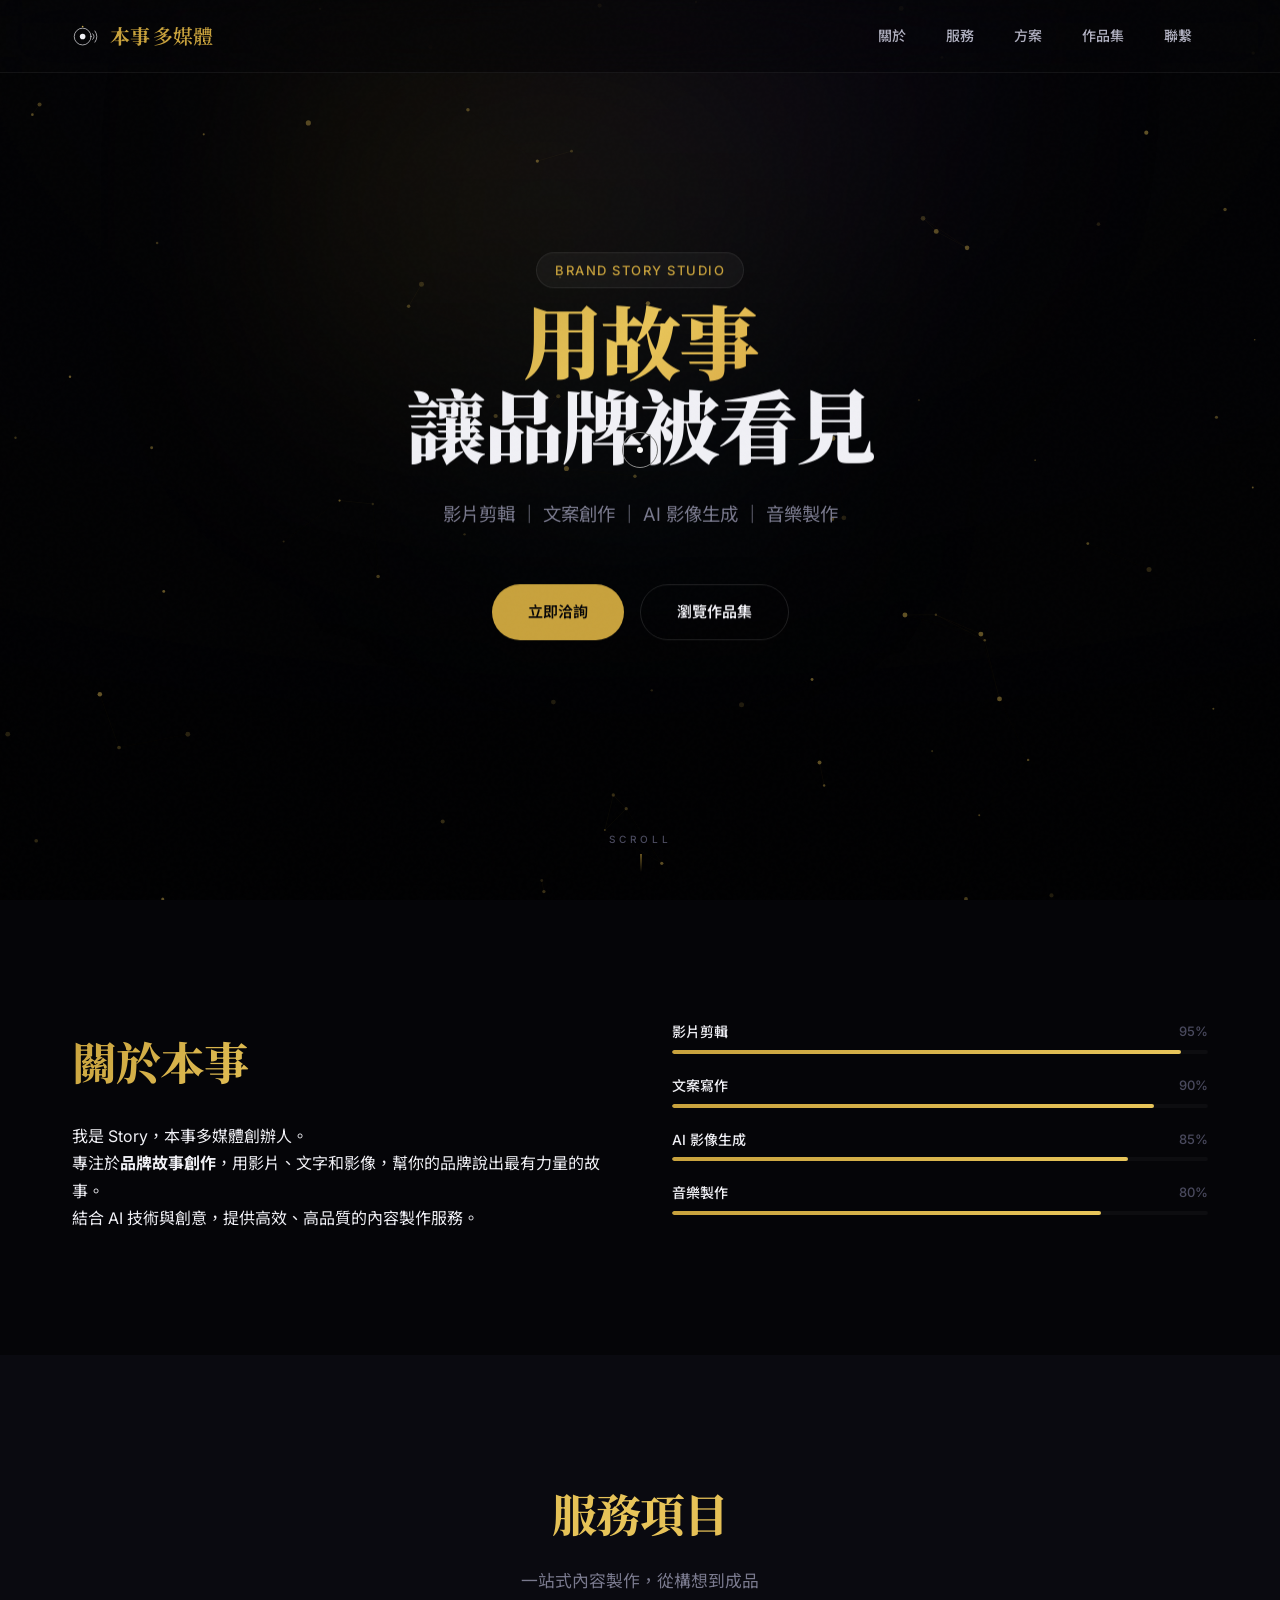
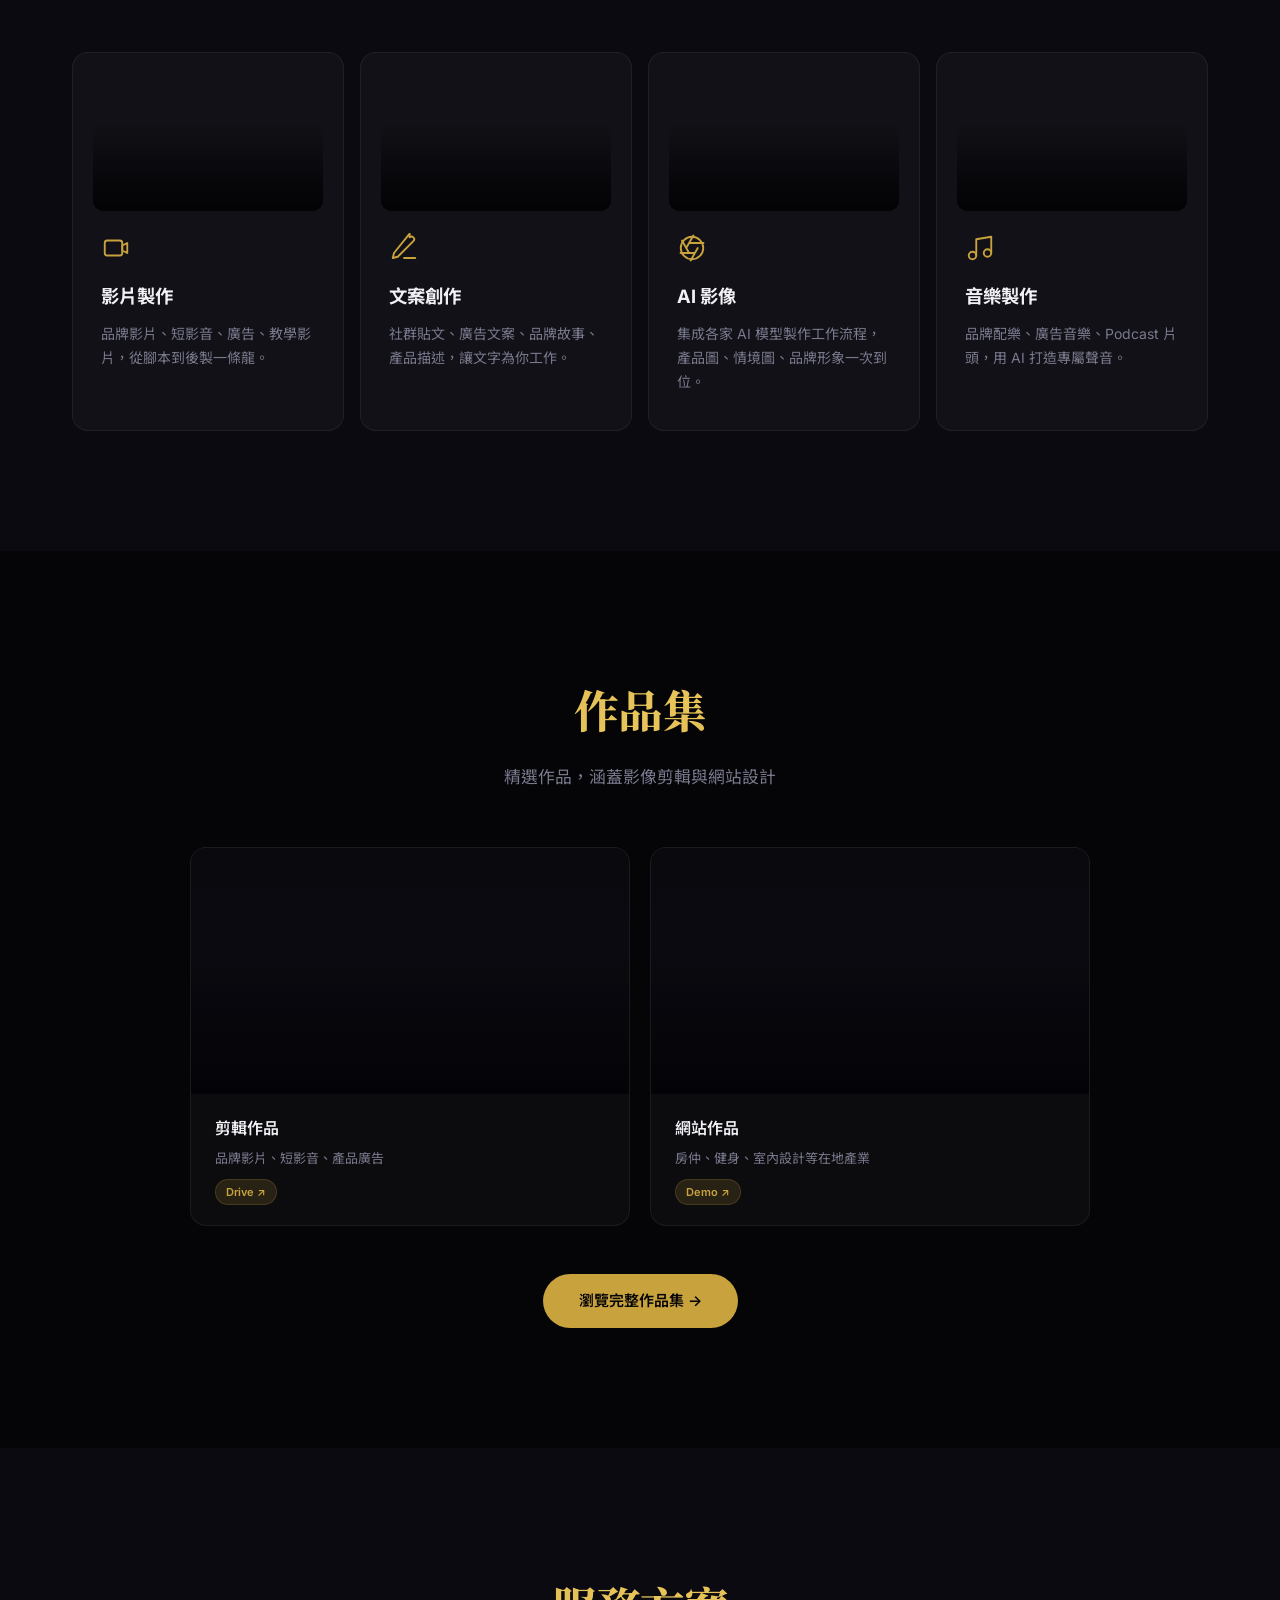
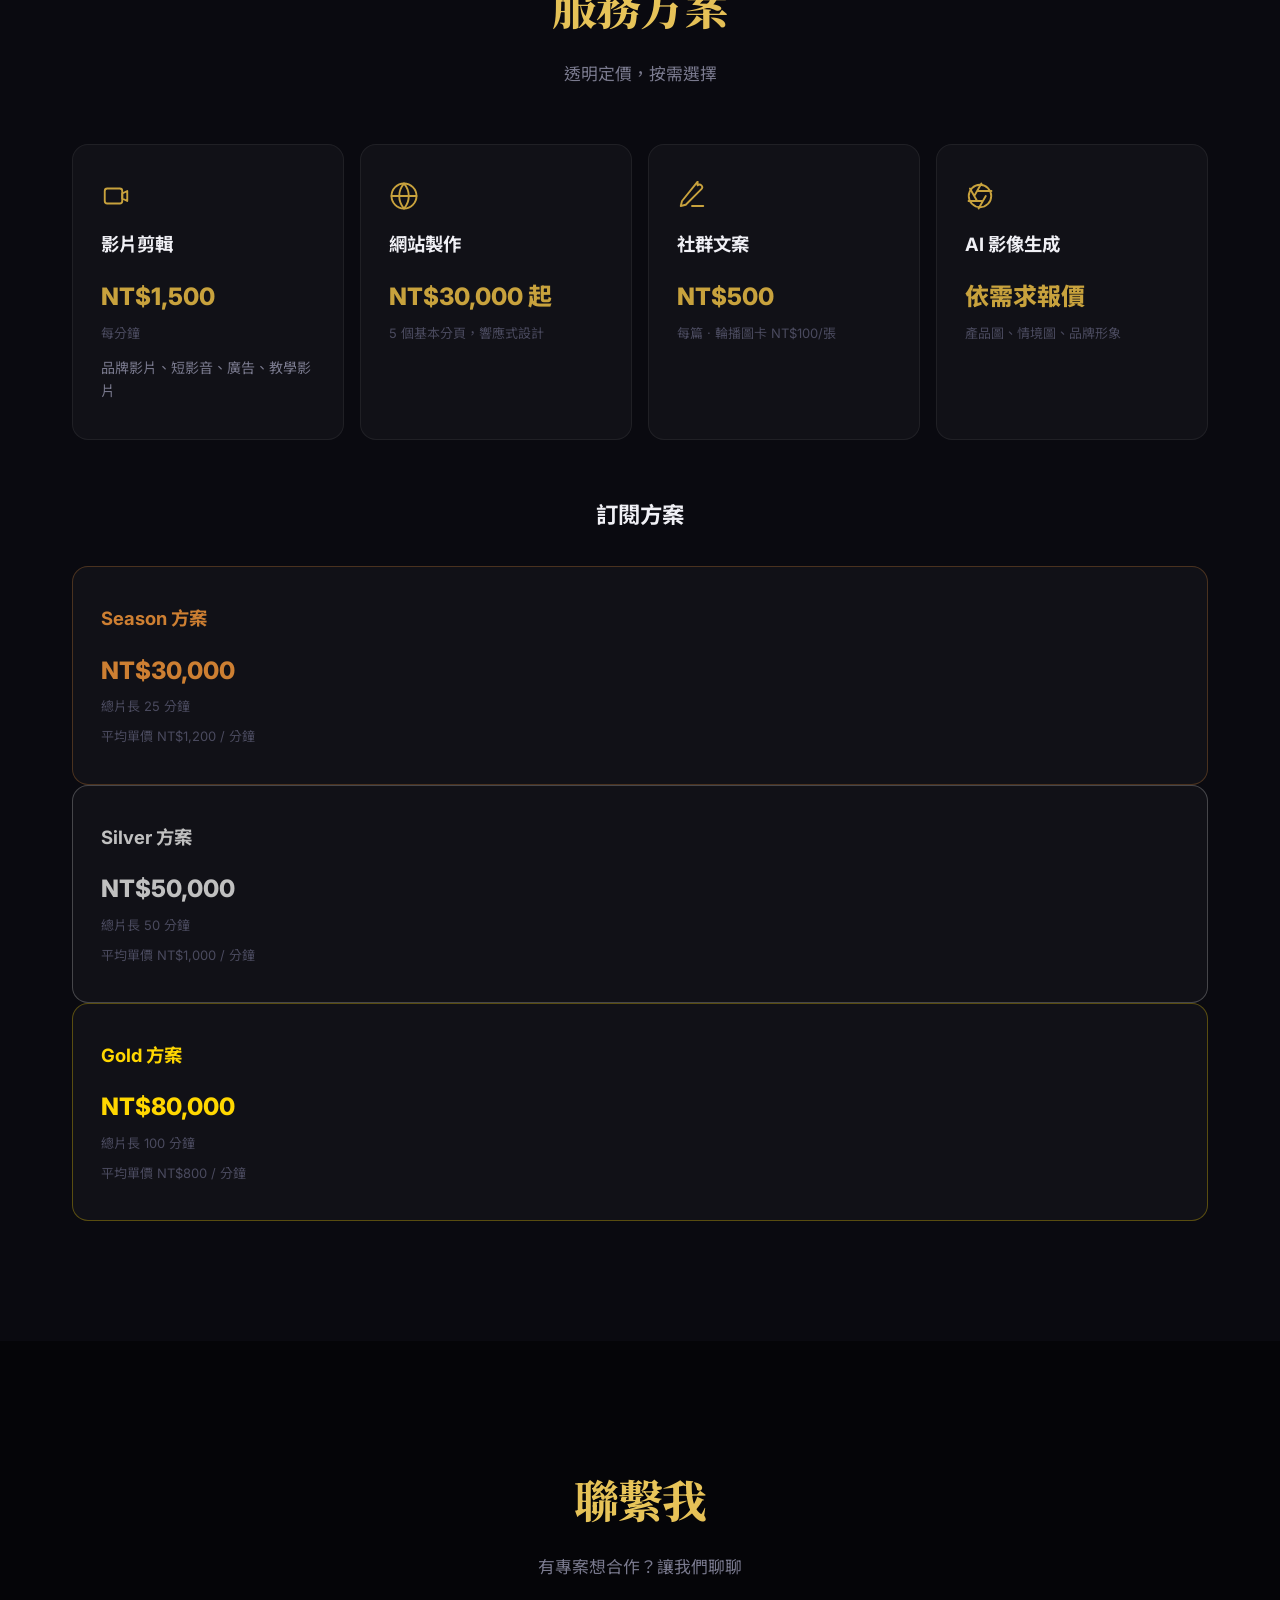
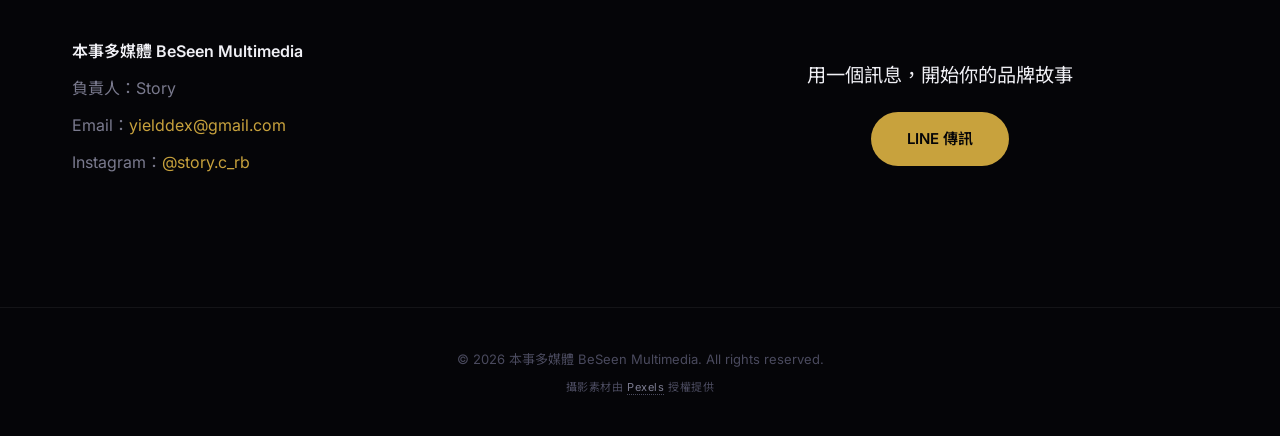
<file: index.html>
<!DOCTYPE html>
<html lang="zh-TW">
<head>
<meta charset="UTF-8">
<meta name="viewport" content="width=device-width, initial-scale=1.0">
<title>本事多媒體 BeSeen Multimedia — 品牌故事創作</title>
<meta name="description" content="影片剪輯、文案創作、AI 影像生成、音樂製作。本事多媒體用影像與策略，讓你的品牌被看見。">
<link rel="stylesheet" href="css/style.css">
</head>
<body>

<nav>
  <div class="container">
    <a href="#" class="logo magnetic">
      <svg class="logo-mark" viewBox="0 0 100 100" fill="none" stroke="currentColor" stroke-width="2.4" stroke-linecap="round" aria-hidden="true">
        <circle cx="38" cy="52" r="30"/>
        <circle cx="38" cy="52" r="10" fill="currentColor" stroke="none"/>
        <path d="M 74 42 Q 84 52 74 62"/>
        <path d="M 82 32 Q 96 52 82 72"/>
        <circle cx="38" cy="16" r="3" fill="#C8A84B" stroke="none"/>
      </svg>
      <span class="logo-wordmark">本事<em>多媒體</em></span>
    </a>
    <ul>
      <li><a href="#about">關於</a></li>
      <li><a href="#services">服務</a></li>
      <li><a href="#pricing">方案</a></li>
      <li><a href="portfolio.html">作品集</a></li>
      <li><a href="#contact">聯繫</a></li>
    </ul>
  </div>
</nav>

<!-- Hero -->
<section class="hero">
  <div class="hero-bg" style="background-image:url('https://images.pexels.com/photos/23384400/pexels-photo-23384400.jpeg?auto=compress&amp;cs=tinysrgb&amp;dpr=2&amp;h=1080&amp;w=1920');"></div>
  <div class="hero-content">
    <div class="hero-badge" data-parallax="0.04">Brand Story Studio</div>
    <h1 data-parallax="0.08">
      <span class="line gradient-text">用故事</span>
      <span class="line">讓品牌被看見</span>
    </h1>
    <p data-parallax="0.05">影片剪輯 ｜ 文案創作 ｜ AI 影像生成 ｜ 音樂製作</p>
    <div class="hero-cta" data-parallax="0.03">
      <a href="https://line.me/ti/p/G1rRvflCQE" class="btn btn-pulse magnetic" target="_blank" rel="noopener">立即洽詢</a>
      <a href="portfolio.html" class="btn btn-outline magnetic">瀏覽作品集</a>
    </div>
  </div>
  <div class="hero-scroll-hint" aria-hidden="true">SCROLL</div>
</section>

<!-- About -->
<section id="about" class="section">
  <div class="container">
    <div class="about-grid">
      <div class="fade-up">
        <h2 class="gradient-text" style="text-align:left;margin-bottom:24px;">關於本事</h2>
        <p>我是 Story，本事多媒體創辦人。</p>
        <p>專注於<strong>品牌故事創作</strong>，用影片、文字和影像，幫你的品牌說出最有力量的故事。</p>
        <p>結合 AI 技術與創意，提供高效、高品質的內容製作服務。</p>
      </div>
      <div class="fade-up fade-up-delay-2">
        <div class="skill" style="--fill-width:95%">
          <div class="skill-header"><span class="skill-name">影片剪輯</span><span class="skill-pct">95%</span></div>
          <div class="bar"><div class="fill"></div></div>
        </div>
        <div class="skill" style="--fill-width:90%">
          <div class="skill-header"><span class="skill-name">文案寫作</span><span class="skill-pct">90%</span></div>
          <div class="bar"><div class="fill"></div></div>
        </div>
        <div class="skill" style="--fill-width:85%">
          <div class="skill-header"><span class="skill-name">AI 影像生成</span><span class="skill-pct">85%</span></div>
          <div class="bar"><div class="fill"></div></div>
        </div>
        <div class="skill" style="--fill-width:80%">
          <div class="skill-header"><span class="skill-name">音樂製作</span><span class="skill-pct">80%</span></div>
          <div class="bar"><div class="fill"></div></div>
        </div>
      </div>
    </div>
  </div>
</section>

<!-- Services -->
<section id="services" class="section section-alt">
  <div class="container">
    <h2 class="gradient-text">服務項目</h2>
    <p class="subtitle">一站式內容製作，從構想到成品</p>
    <div class="bento-grid">
      <div class="card fade-up fade-up-delay-1">
        <div class="card-media" style="background-image:url('https://images.pexels.com/photos/11748185/pexels-photo-11748185.jpeg?auto=compress&amp;cs=tinysrgb&amp;dpr=2&amp;h=400&amp;w=600');"></div>
        <svg class="icon" viewBox="0 0 24 24" fill="none" stroke="currentColor" stroke-width="1.5" stroke-linecap="round" stroke-linejoin="round" aria-hidden="true"><rect x="3" y="6" width="14" height="12" rx="2"/><path d="m17 10 4-2v8l-4-2z"/></svg>
        <h3>影片製作</h3>
        <p>品牌影片、短影音、廣告、教學影片，從腳本到後製一條龍。</p>
      </div>
      <div class="card fade-up fade-up-delay-2">
        <div class="card-media" style="background-image:url('https://images.pexels.com/photos/4186911/pexels-photo-4186911.jpeg?auto=compress&amp;cs=tinysrgb&amp;dpr=2&amp;h=400&amp;w=600');"></div>
        <svg class="icon" viewBox="0 0 24 24" fill="none" stroke="currentColor" stroke-width="1.5" stroke-linecap="round" stroke-linejoin="round" aria-hidden="true"><path d="M12 20h9"/><path d="M16.5 3.5a2.12 2.12 0 0 1 3 3L7 19l-4 1 1-4 12.5-15.5z"/></svg>
        <h3>文案創作</h3>
        <p>社群貼文、廣告文案、品牌故事、產品描述，讓文字為你工作。</p>
      </div>
      <div class="card fade-up fade-up-delay-3">
        <div class="card-media" style="background-image:url('https://images.pexels.com/photos/29534871/pexels-photo-29534871.jpeg?auto=compress&amp;cs=tinysrgb&amp;dpr=2&amp;h=400&amp;w=600');"></div>
        <svg class="icon" viewBox="0 0 24 24" fill="none" stroke="currentColor" stroke-width="1.5" stroke-linecap="round" stroke-linejoin="round" aria-hidden="true"><circle cx="12" cy="12" r="9"/><path d="M9.69 8h11.48M7.38 12l5.74-9.94M9.69 16 3.95 6.06M14.31 16H2.83M16.62 12l-5.74 9.94"/></svg>
        <h3>AI 影像</h3>
        <p>集成各家 AI 模型製作工作流程，產品圖、情境圖、品牌形象一次到位。</p>
      </div>
      <div class="card fade-up fade-up-delay-4">
        <div class="card-media" style="background-image:url('https://images.pexels.com/photos/5749192/pexels-photo-5749192.jpeg?auto=compress&amp;cs=tinysrgb&amp;dpr=2&amp;h=400&amp;w=600');"></div>
        <svg class="icon" viewBox="0 0 24 24" fill="none" stroke="currentColor" stroke-width="1.5" stroke-linecap="round" stroke-linejoin="round" aria-hidden="true"><path d="M9 18V5l12-2v13"/><circle cx="6" cy="18" r="3"/><circle cx="18" cy="16" r="3"/></svg>
        <h3>音樂製作</h3>
        <p>品牌配樂、廣告音樂、Podcast 片頭，用 AI 打造專屬聲音。</p>
      </div>
    </div>
  </div>
</section>

<!-- Portfolio Preview -->
<section id="portfolio" class="section">
  <div class="container">
    <h2 class="gradient-text">作品集</h2>
    <p class="subtitle">精選作品，涵蓋影像剪輯與網站設計</p>
    <div class="portfolio-grid" style="margin-bottom:48px;grid-template-columns:repeat(auto-fit,minmax(360px,1fr));max-width:900px;margin-left:auto;margin-right:auto;">
      <a href="https://drive.google.com/drive/folders/1zQLMpoyXFoV4wm3VaZWwSocVGGFFy7O8?usp=sharing" target="_blank" rel="noopener" class="portfolio-item fade-up">
        <div class="portfolio-thumb" style="background-image:url('https://images.pexels.com/photos/32403266/pexels-photo-32403266.jpeg?auto=compress&amp;cs=tinysrgb&amp;dpr=2&amp;h=650&amp;w=940');"></div>
        <div class="portfolio-meta"><h4>剪輯作品</h4><p>品牌影片、短影音、產品廣告</p><span class="portfolio-tag">Drive ↗</span></div>
      </a>
      <a href="https://storychien.github.io/demo-website" target="_blank" rel="noopener" class="portfolio-item fade-up fade-up-delay-1">
        <div class="portfolio-thumb" style="background-image:url('https://images.pexels.com/photos/7414917/pexels-photo-7414917.jpeg?auto=compress&amp;cs=tinysrgb&amp;dpr=2&amp;h=650&amp;w=940');"></div>
        <div class="portfolio-meta"><h4>網站作品</h4><p>房仲、健身、室內設計等在地產業</p><span class="portfolio-tag">Demo ↗</span></div>
      </a>
    </div>
    <div style="text-align:center;"><a href="portfolio.html" class="btn magnetic">瀏覽完整作品集 →</a></div>
  </div>
</section>

<!-- Pricing -->
<section id="pricing" class="section section-alt">
  <div class="container">
    <h2 class="gradient-text">服務方案</h2>
    <p class="subtitle">透明定價，按需選擇</p>
    <div class="bento-grid">
      <div class="card fade-up fade-up-delay-1">
        <svg class="icon" viewBox="0 0 24 24" fill="none" stroke="currentColor" stroke-width="1.5" stroke-linecap="round" stroke-linejoin="round" aria-hidden="true"><rect x="3" y="6" width="14" height="12" rx="2"/><path d="m17 10 4-2v8l-4-2z"/></svg>
        <h3>影片剪輯</h3>
        <span class="price">NT$1,500</span>
        <p class="price-note">每分鐘</p>
        <p style="margin-top:12px;">品牌影片、短影音、廣告、教學影片</p>
      </div>
      <div class="card fade-up fade-up-delay-2">
        <svg class="icon" viewBox="0 0 24 24" fill="none" stroke="currentColor" stroke-width="1.5" stroke-linecap="round" stroke-linejoin="round" aria-hidden="true"><circle cx="12" cy="12" r="10"/><path d="M2 12h20M12 2a15 15 0 0 1 0 20M12 2a15 15 0 0 0 0 20"/></svg>
        <h3>網站製作</h3>
        <span class="price">NT$30,000 起</span>
        <p class="price-note">5 個基本分頁，響應式設計</p>
      </div>
      <div class="card fade-up fade-up-delay-3">
        <svg class="icon" viewBox="0 0 24 24" fill="none" stroke="currentColor" stroke-width="1.5" stroke-linecap="round" stroke-linejoin="round" aria-hidden="true"><path d="M12 20h9"/><path d="M16.5 3.5a2.12 2.12 0 0 1 3 3L7 19l-4 1 1-4 12.5-15.5z"/></svg>
        <h3>社群文案</h3>
        <span class="price">NT$500</span>
        <p class="price-note">每篇 · 輪播圖卡 NT$100/張</p>
      </div>
      <div class="card fade-up fade-up-delay-4">
        <svg class="icon" viewBox="0 0 24 24" fill="none" stroke="currentColor" stroke-width="1.5" stroke-linecap="round" stroke-linejoin="round" aria-hidden="true"><circle cx="12" cy="12" r="9"/><path d="M9.69 8h11.48M7.38 12l5.74-9.94M9.69 16 3.95 6.06M14.31 16H2.83M16.62 12l-5.74 9.94"/></svg>
        <h3>AI 影像生成</h3>
        <span class="price">依需求報價</span>
        <p class="price-note">產品圖、情境圖、品牌形象</p>
      </div>
    </div>

    <h3 style="text-align:center;margin:56px 0 32px;font-size:1.4rem;font-weight:700;">訂閱方案</h3>
    <div class="bento-grid-3">
      <div class="card bronze fade-up fade-up-delay-1">
        <h3 style="color:#cd7f32;margin-bottom:12px;">Season 方案</h3>
        <span class="price" style="color:#cd7f32;">NT$30,000</span>
        <p class="price-note">總片長 25 分鐘</p>
        <p style="margin-top:8px;font-size:13px;color:var(--text-muted);">平均單價 NT$1,200 / 分鐘</p>
      </div>
      <div class="card silver fade-up fade-up-delay-2">
        <h3 style="color:#c0c0c0;margin-bottom:12px;">Silver 方案</h3>
        <span class="price" style="color:#c0c0c0;">NT$50,000</span>
        <p class="price-note">總片長 50 分鐘</p>
        <p style="margin-top:8px;font-size:13px;color:var(--text-muted);">平均單價 NT$1,000 / 分鐘</p>
      </div>
      <div class="card gold fade-up fade-up-delay-3">
        <h3 style="color:#ffd700;margin-bottom:12px;">Gold 方案</h3>
        <span class="price" style="color:#ffd700;">NT$80,000</span>
        <p class="price-note">總片長 100 分鐘</p>
        <p style="margin-top:8px;font-size:13px;color:var(--text-muted);">平均單價 NT$800 / 分鐘</p>
      </div>
    </div>
  </div>
</section>

<!-- Contact -->
<section id="contact" class="section">
  <div class="container">
    <h2 class="gradient-text">聯繫我</h2>
    <p class="subtitle">有專案想合作？讓我們聊聊</p>
    <div class="contact-grid">
      <div class="contact-info fade-up fade-up-delay-1">
        <p><strong>本事多媒體 BeSeen Multimedia</strong></p>
        <p>負責人：Story</p>
        <p>Email：<a href="mailto:yielddex@gmail.com">yielddex@gmail.com</a></p>
        <p>Instagram：<a href="https://instagram.com/story.c_rb">@story.c_rb</a></p>
      </div>
      <div class="contact-cta fade-up fade-up-delay-2">
        <p>用一個訊息，開始你的品牌故事</p>
        <a href="https://line.me/ti/p/G1rRvflCQE" class="btn magnetic" target="_blank" rel="noopener">LINE 傳訊</a>
      </div>
    </div>
  </div>
</section>

<footer>
  <div class="container">
    <p>&copy; 2026 本事多媒體 BeSeen Multimedia. All rights reserved.</p>
    <p class="credits">攝影素材由 <a href="https://www.pexels.com" target="_blank" rel="noopener">Pexels</a> 授權提供</p>
  </div>
</footer>

<script>
document.addEventListener('DOMContentLoaded', function() {
  const observer = new IntersectionObserver((entries) => {
    entries.forEach(entry => {
      if (entry.isIntersecting) {
        entry.target.classList.add('visible');
        observer.unobserve(entry.target);
      }
    });
  }, { threshold: 0.1, rootMargin: '0px 0px -40px 0px' });
  document.querySelectorAll('.fade-up').forEach(el => observer.observe(el));

  const nav = document.querySelector('nav');
  window.addEventListener('scroll', () => { nav.classList.toggle('scrolled', window.scrollY > 50); });

  const skillObserver = new IntersectionObserver((entries) => {
    entries.forEach(entry => {
      if (entry.isIntersecting) { entry.target.classList.add('animate'); skillObserver.unobserve(entry.target); }
    });
  }, { threshold: 0.3 });
  document.querySelectorAll('.skill').forEach(skill => skillObserver.observe(skill));

  document.querySelectorAll('a[href^="#"]').forEach(anchor => {
    anchor.addEventListener('click', function(e) {
      const targetId = this.getAttribute('href');
      if (targetId === '#') return;
      const target = document.querySelector(targetId);
      if (target) { e.preventDefault(); target.scrollIntoView({ behavior: 'smooth', block: 'start' }); }
    });
  });
});
</script>
<script src="js/interactions.js"></script>
</body>
</html>
</file>
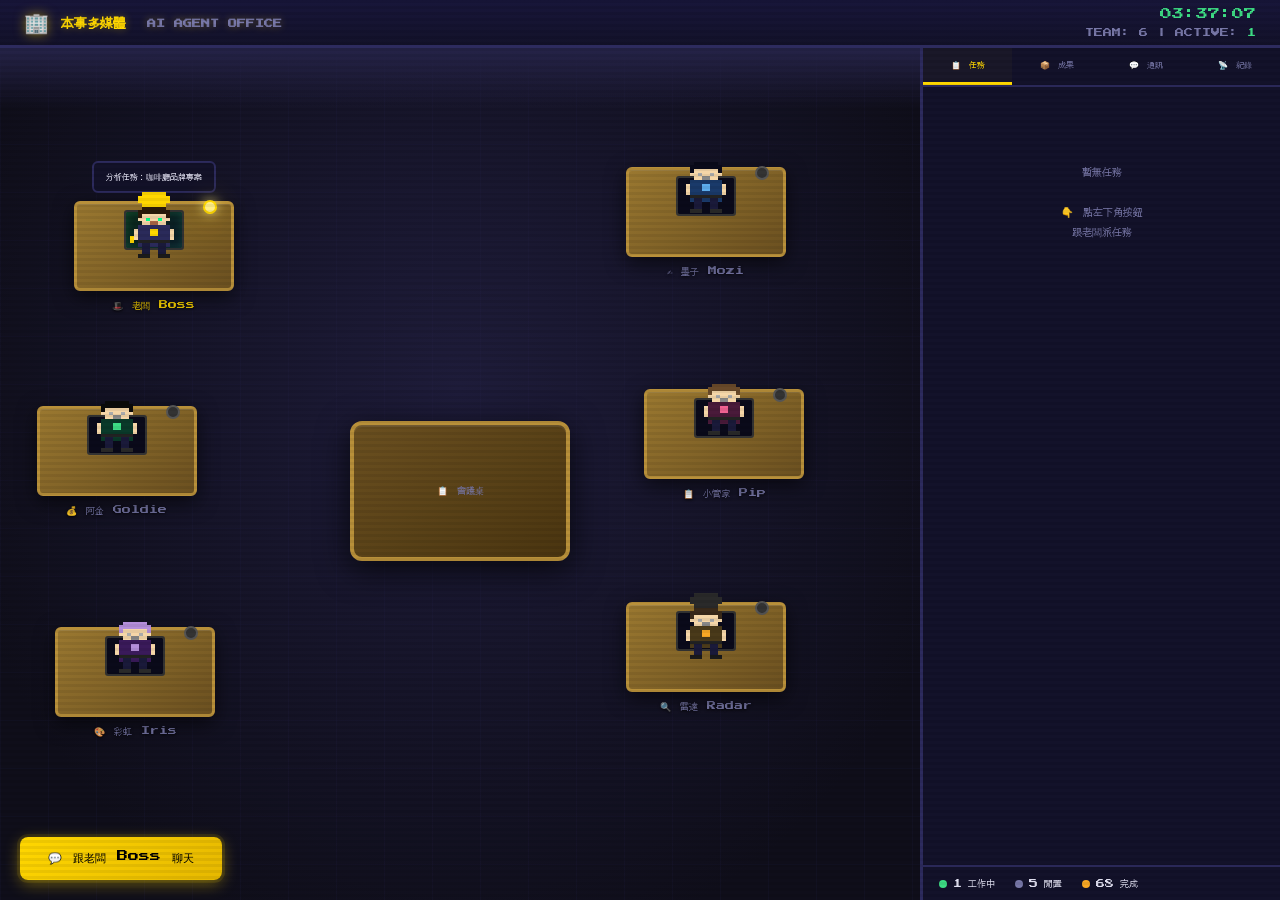
<file: dashboard/index.html>
<!DOCTYPE html>
<html lang="zh-TW">
<head>
<meta charset="UTF-8">
<meta name="viewport" content="width=device-width, initial-scale=1.0">
<title>本事多媒體 — AI Agent Office</title>
<style>
@import url('https://fonts.googleapis.com/css2?family=Press+Start+2P&display=swap');
@import url('https://fonts.googleapis.com/css2?family=DotGothic16&display=swap');

:root {
  --bg: #0f0e1a;
  --floor: #1a1830;
  --panel: #13122a;
  --border: #2d2b5e;
  --text: #e0dff0;
  --dim: #7878a8;
  --accent: #ffd700;
  --green: #3ddc84;
  --red: #ff6b6b;
  --blue: #5dadec;
  --purple: #b48eda;
  --orange: #f9a825;
  --pink: #f06292;
  --wood: #8b6914;
  --woodDark: #5a4510;
}

* { margin: 0; padding: 0; box-sizing: border-box; }

body {
  background: var(--bg);
  color: var(--text);
  font-family: 'Press Start 2P', 'DotGothic16', monospace;
  height: 100vh;
  overflow: hidden;
  user-select: none;
}

/* Scanlines */
body::after {
  content: '';
  position: fixed; inset: 0;
  background: repeating-linear-gradient(0deg, transparent, transparent 3px, rgba(0,0,0,0.06) 3px, rgba(0,0,0,0.06) 6px);
  pointer-events: none; z-index: 9999;
}

/* ══ HEADER ══ */
.header {
  background: linear-gradient(180deg, #18163a, var(--panel));
  border-bottom: 3px solid var(--border);
  padding: 10px 24px;
  display: flex;
  justify-content: space-between;
  align-items: center;
  height: 48px;
  position: relative;
  z-index: 10;
}
.header-left { display: flex; align-items: center; gap: 12px; }
.logo-icon { font-size: 20px; filter: drop-shadow(0 0 6px rgba(255,215,0,0.5)); }
.header h1 { font-size: 13px; color: var(--accent); text-shadow: 0 0 8px rgba(255,215,0,0.3); }
.header h1 .sub { color: var(--dim); font-size: 9px; margin-left: 8px; }
.header-right { font-size: 9px; color: var(--dim); text-align: right; line-height: 1.8; }
.header-right .time { color: var(--green); font-size: 12px; font-variant-numeric: tabular-nums; }

/* ══ MAIN ══ */
.main {
  display: grid;
  grid-template-columns: 1fr 360px;
  height: calc(100vh - 48px);
}

/* ══ OFFICE ══ */
.office {
  position: relative;
  overflow: hidden;
  background:
    radial-gradient(ellipse at 50% 40%, #1e1c3a 0%, var(--bg) 80%);
}

/* Floor tiles */
.floor {
  position: absolute; inset: 0;
  background-image:
    linear-gradient(rgba(45,43,94,0.2) 1px, transparent 1px),
    linear-gradient(90deg, rgba(45,43,94,0.2) 1px, transparent 1px);
  background-size: 48px 48px;
  opacity: 0.6;
}

/* Walls */
.wall-top {
  position: absolute;
  top: 0; left: 0; right: 0;
  height: 60px;
  background: linear-gradient(180deg, #252348, transparent);
}

/* ══ DESK ══ */
.desk {
  position: absolute;
  z-index: 10;
  cursor: pointer;
  transition: filter 0.3s;
}
.desk:hover { filter: brightness(1.15); z-index: 20; }

.desk-body {
  width: 160px; height: 90px;
  background: linear-gradient(145deg, #9a7830, #6b5020);
  border: 3px solid #b8903a;
  border-radius: 6px;
  position: relative;
  box-shadow:
    0 6px 20px rgba(0,0,0,0.6),
    inset 0 1px 0 rgba(255,255,255,0.1);
}

/* Monitor on desk */
.monitor {
  position: absolute;
  top: 6px; left: 50%; transform: translateX(-50%);
  width: 60px; height: 40px;
  background: #111;
  border: 2px solid #333;
  border-radius: 3px;
  overflow: hidden;
}
.monitor-screen {
  width: 100%; height: 100%;
  background: #0a0a1a;
  display: flex; align-items: center; justify-content: center;
  font-size: 6px; color: var(--dim);
  transition: all 0.5s;
}
.monitor-screen.on {
  background: linear-gradient(135deg, #0a2a1a, #0a1a2a);
  color: var(--green);
  box-shadow: inset 0 0 10px rgba(61,220,132,0.2);
}

/* Lamp */
.lamp {
  position: absolute;
  top: -4px; right: 14px;
  width: 14px; height: 14px;
  border-radius: 50%;
  background: #333;
  border: 2px solid #555;
  transition: all 0.5s;
}
.lamp.on {
  background: #ffee88;
  border-color: #ffd700;
  box-shadow:
    0 0 12px rgba(255,238,136,0.8),
    0 0 30px rgba(255,215,0,0.4),
    0 20px 40px rgba(255,215,0,0.15);
}

/* Name plate */
.nameplate {
  text-align: center;
  margin-top: 8px;
  font-size: 9px;
  color: var(--dim);
  text-shadow: 0 1px 3px rgba(0,0,0,0.8);
  transition: color 0.3s;
  white-space: nowrap;
}
.desk:hover .nameplate, .desk.working .nameplate { color: var(--accent); }

/* Task bubble */
.bubble {
  position: absolute;
  bottom: 100%;
  left: 50%; transform: translateX(-50%);
  background: rgba(19,18,42,0.95);
  border: 2px solid var(--border);
  border-radius: 6px;
  padding: 8px 12px;
  font-size: 8px;
  white-space: nowrap;
  margin-bottom: 8px;
  opacity: 0;
  transition: opacity 0.4s, transform 0.4s;
  transform: translateX(-50%) translateY(4px);
  pointer-events: none;
  max-width: 200px;
  overflow: hidden;
  text-overflow: ellipsis;
}
.desk.working .bubble {
  opacity: 1;
  transform: translateX(-50%) translateY(0);
}
.bubble::after {
  content: '';
  position: absolute;
  top: 100%; left: 50%;
  transform: translateX(-50%);
  border: 6px solid transparent;
  border-top-color: var(--border);
}

/* ══ MEETING TABLE ══ */
.meeting {
  position: absolute;
  left: 50%; top: 52%;
  transform: translate(-50%, -50%);
  width: 220px; height: 140px;
  background: linear-gradient(145deg, #6b5020, #4a3510);
  border: 4px solid #b8903a;
  border-radius: 12px;
  box-shadow:
    0 8px 32px rgba(0,0,0,0.7),
    inset 0 2px 0 rgba(255,255,255,0.08);
  display: flex;
  flex-direction: column;
  align-items: center;
  justify-content: center;
  z-index: 8;
  transition: all 0.5s;
}
.meeting-label {
  font-size: 9px;
  color: var(--dim);
  transition: color 0.3s;
}
.meeting.active {
  border-color: var(--accent);
  box-shadow:
    0 0 30px rgba(255,215,0,0.3),
    0 8px 32px rgba(0,0,0,0.7);
}
.meeting.active .meeting-label { color: var(--accent); }

/* Seats around meeting table */
.seat {
  position: absolute;
  width: 32px; height: 32px;
  border-radius: 50%;
  border: 2px solid var(--border);
  background: var(--panel);
  display: flex;
  align-items: center;
  justify-content: center;
  font-size: 14px;
  opacity: 0;
  transition: opacity 0.5s;
}
.meeting.active .seat { opacity: 1; }
.seat:nth-child(2) { top: -24px; left: 50%; transform: translateX(-50%); }
.seat:nth-child(3) { top: 10px; right: -24px; }
.seat:nth-child(4) { bottom: 10px; right: -24px; }
.seat:nth-child(5) { bottom: -24px; left: 50%; transform: translateX(-50%); }
.seat:nth-child(6) { bottom: 10px; left: -24px; }
.seat:nth-child(7) { top: 10px; left: -24px; }

/* ══ PIXEL CHARACTER ══ */
.char-container {
  position: absolute;
  bottom: 8px; left: 50%;
  transform: translateX(-50%);
  z-index: 5;
}
.char-canvas {
  image-rendering: pixelated;
  width: 64px; height: 88px;
}

/* Idle animation: breathing */
@keyframes breathe {
  0%, 100% { transform: translateX(-50%) translateY(0); }
  50% { transform: translateX(-50%) translateY(-2px); }
}
.desk:not(.working) .char-container {
  animation: breathe 3s ease-in-out infinite;
}

/* Working animation: slight bounce */
@keyframes workBounce {
  0%, 100% { transform: translateX(-50%) translateY(0); }
  25% { transform: translateX(-50%) translateY(-3px) rotate(-1deg); }
  75% { transform: translateX(-50%) translateY(-1px) rotate(1deg); }
}
.desk.working .char-container {
  animation: workBounce 1.5s ease-in-out infinite;
}

/* ══ PARTICLES ══ */
.particle {
  position: absolute;
  pointer-events: none;
  z-index: 100;
}

.particle-fireball {
  font-size: 28px;
  animation: fireball 1.2s ease-out forwards;
}
@keyframes fireball {
  0% { opacity: 0; transform: scale(0.2) rotate(0deg); filter: blur(2px); }
  20% { opacity: 1; transform: scale(1.3) rotate(180deg); filter: blur(0); }
  60% { transform: scale(1) rotate(360deg); }
  100% { opacity: 0; transform: scale(0.6) rotate(540deg) translateY(-20px); }
}

.particle-pigeon {
  font-size: 24px;
  animation: pigeon 2.5s ease-in-out forwards;
}
@keyframes pigeon {
  0% { opacity: 0; transform: scaleX(-1) translateX(-60px); }
  15% { opacity: 1; }
  50% { transform: scaleX(-1) translateX(80px) translateY(-30px); }
  85% { opacity: 1; }
  100% { opacity: 0; transform: scaleX(-1) translateX(200px) translateY(-50px); }
}

.particle-sparkle {
  font-size: 20px;
  animation: sparkle 0.8s ease-out forwards;
}
@keyframes sparkle {
  0% { opacity: 1; transform: scale(0) rotate(0deg); }
  50% { opacity: 1; transform: scale(1.6) rotate(180deg); }
  100% { opacity: 0; transform: scale(0) rotate(360deg); }
}

.particle-mail {
  font-size: 22px;
  animation: mail 1.8s ease-in-out forwards;
}
@keyframes mail {
  0% { opacity: 0; transform: scale(0.3) translateY(10px); }
  15% { opacity: 1; transform: scale(1.1) translateY(0); }
  85% { opacity: 1; }
  100% { opacity: 0; transform: scale(0.7) translateY(-15px); }
}

.particle-star {
  font-size: 18px;
  animation: star 1s ease-out forwards;
}
@keyframes star {
  0% { opacity: 1; transform: scale(0) translateY(0); }
  40% { opacity: 1; transform: scale(1.4) translateY(-20px); }
  100% { opacity: 0; transform: scale(0.5) translateY(-50px); }
}

/* ══ SIDE PANEL ══ */
.panel {
  background: var(--panel);
  border-left: 3px solid var(--border);
  display: flex;
  flex-direction: column;
  overflow: hidden;
}

.tabs {
  display: flex;
  border-bottom: 2px solid var(--border);
  flex-shrink: 0;
}
.tab {
  flex: 1;
  padding: 11px 4px;
  font-size: 8px;
  text-align: center;
  color: var(--dim);
  cursor: pointer;
  border-bottom: 3px solid transparent;
  transition: all 0.2s;
}
.tab:hover { color: var(--text); background: rgba(255,255,255,0.02); }
.tab.active {
  color: var(--accent);
  border-bottom-color: var(--accent);
  background: rgba(255,215,0,0.03);
}

.content {
  flex: 1;
  overflow-y: auto;
  padding: 14px;
}
.content::-webkit-scrollbar { width: 5px; }
.content::-webkit-scrollbar-track { background: var(--bg); }
.content::-webkit-scrollbar-thumb { background: var(--border); border-radius: 3px; }

/* Cards */
.card {
  background: rgba(15,14,26,0.6);
  border: 1px solid var(--border);
  border-radius: 8px;
  padding: 14px;
  margin-bottom: 10px;
  font-size: 9px;
  line-height: 1.8;
  transition: border-color 0.3s;
}
.card:hover { border-color: var(--accent); }
.card-head {
  display: flex;
  justify-content: space-between;
  align-items: center;
  margin-bottom: 8px;
}
.card-title { font-size: 10px; }
.badge {
  padding: 3px 8px;
  border-radius: 4px;
  font-size: 7px;
  font-weight: bold;
}
.badge-active { background: rgba(61,220,132,0.15); color: var(--green); }
.badge-done { background: rgba(93,173,236,0.15); color: var(--blue); }
.badge-pending { background: rgba(249,168,37,0.15); color: var(--orange); }
.card-body { color: var(--dim); font-size: 9px; }

/* Output type tags */
.tag {
  display: inline-block;
  padding: 2px 7px;
  border-radius: 4px;
  font-size: 7px;
  margin-right: 6px;
  vertical-align: middle;
}
.tag-copy { background: rgba(93,173,236,0.15); color: var(--blue); }
.tag-quote { background: rgba(61,220,132,0.15); color: var(--green); }
.tag-analysis { background: rgba(249,168,37,0.15); color: var(--orange); }
.tag-design { background: rgba(180,142,218,0.15); color: var(--purple); }

.card a {
  color: var(--accent);
  text-decoration: underline;
  text-underline-offset: 2px;
}
.card a:hover { color: #fff; }

/* Log */
.log-line {
  padding: 9px 0;
  border-bottom: 1px solid rgba(45,43,94,0.4);
  font-size: 9px;
  line-height: 1.6;
}
.log-time { color: var(--dim); margin-right: 8px; font-size: 8px; }
.from { color: var(--orange); }
.to { color: var(--blue); }
.arrow { color: var(--dim); margin: 0 3px; }

/* Stats */
.stats {
  display: flex;
  padding: 10px 16px;
  border-top: 2px solid var(--border);
  gap: 20px;
  font-size: 9px;
  flex-shrink: 0;
}
.stat { display: flex; align-items: center; gap: 6px; }
.dot { width: 8px; height: 8px; border-radius: 50%; }

/* ══ CEO BUTTON ══ */
.ceo-btn {
  position: fixed;
  bottom: 20px; left: 20px;
  background: linear-gradient(135deg, var(--accent), #e6b800);
  color: #000;
  border: none;
  padding: 14px 28px;
  font-family: 'Press Start 2P', monospace;
  font-size: 11px;
  border-radius: 8px;
  cursor: pointer;
  z-index: 500;
  box-shadow:
    0 4px 16px rgba(255,215,0,0.4),
    0 0 0 3px rgba(255,215,0,0.1);
  transition: all 0.2s;
}
.ceo-btn:hover {
  transform: translateY(-3px);
  box-shadow: 0 8px 28px rgba(255,215,0,0.5);
}
.ceo-btn:active { transform: translateY(0); }

/* ══ EMPTY STATE ══ */
.empty {
  color: var(--dim);
  font-size: 10px;
  text-align: center;
  padding: 60px 20px;
  line-height: 2;
}
</style>
</head>
<body>

<div class="header">
  <div class="header-left">
    <span class="logo-icon">🏢</span>
    <h1>本事多媒體 <span class="sub">AI AGENT OFFICE</span></h1>
  </div>
  <div class="header-right">
    <div class="time" id="clock">00:00:00</div>
    <div>TEAM: 6 | ACTIVE: <span id="activeNum" style="color:var(--green)">0</span></div>
  </div>
</div>

<div class="main">
  <div class="office" id="office">
    <div class="floor"></div>
    <div class="wall-top"></div>

    <!-- Meeting Table -->
    <div class="meeting" id="meeting">
      <div class="meeting-label">📋 會議桌</div>
      <div class="seat" id="seat-0"></div>
      <div class="seat" id="seat-1"></div>
      <div class="seat" id="seat-2"></div>
      <div class="seat" id="seat-3"></div>
      <div class="seat" id="seat-4"></div>
      <div class="seat" id="seat-5"></div>
    </div>
  </div>

  <div class="panel">
    <div class="tabs">
      <div class="tab active" data-tab="tasks">📋 任務</div>
      <div class="tab" data-tab="outputs">📦 成果</div>
      <div class="tab" data-tab="comms">💬 通訊</div>
      <div class="tab" data-tab="log">📡 紀錄</div>
    </div>
    <div class="content" id="content"></div>
    <div class="stats">
      <div class="stat"><div class="dot" style="background:var(--green)"></div><span id="sWork">0</span> 工作中</div>
      <div class="stat"><div class="dot" style="background:var(--dim)"></div><span id="sIdle">6</span> 閒置</div>
      <div class="stat"><div class="dot" style="background:var(--orange)"></div><span id="sDone">0</span> 完成</div>
    </div>
  </div>
</div>

<button class="ceo-btn" onclick="window.open('http://127.0.0.1:8787','_blank')">
  💬 跟老闆 Boss 聊天
</button>

<script>
// ══════════════════════════════════════
// AGENT DEFINITIONS
// ══════════════════════════════════════
const AGENTS = [
  { id:'boss',   name:'老闆 Boss',  role:'CEO 總指揮',   emoji:'🎩', color:'#ffd700',
    pos:{left:'8%',top:'18%'},
    skin:'#f5d6a8', hair:'#2a1a0a', hat:'#ffd700', body:'#2a2a5a', accent:'#ffd700', shoes:'#1a1a1a' },
  { id:'mozi',   name:'墨子 Mozi',  role:'內容總監',     emoji:'✍️', color:'#5dadec',
    pos:{left:'68%',top:'14%'},
    skin:'#f5d6a8', hair:'#0a0a1a', hat:null, body:'#1a3a6a', accent:'#5dadec', shoes:'#2a2a2a' },
  { id:'iris',   name:'彩虹 Iris',  role:'設計師',       emoji:'🎨', color:'#b48eda',
    pos:{left:'6%',top:'68%'},
    skin:'#f5d6a8', hair:'#b48eda', hat:null, body:'#3a1a5a', accent:'#b48eda', shoes:'#2a2a2a' },
  { id:'radar',  name:'雷達 Radar', role:'行銷專員',     emoji:'🔍', color:'#f9a825',
    pos:{left:'68%',top:'65%'},
    skin:'#f5d6a8', hair:'#3a2a1a', hat:'#2a2a2a', body:'#4a3a1a', accent:'#f9a825', shoes:'#1a1a1a' },
  { id:'goldie', name:'阿金 Goldie',role:'業務專員',     emoji:'💰', color:'#3ddc84',
    pos:{left:'4%',top:'42%'},
    skin:'#f5d6a8', hair:'#0a0a0a', hat:null, body:'#0a3a2a', accent:'#3ddc84', shoes:'#2a2a2a' },
  { id:'pip',    name:'小管家 Pip', role:'行政助理',     emoji:'📋', color:'#f06292',
    pos:{left:'70%',top:'40%'},
    skin:'#f5d6a8', hair:'#6a4a2a', hat:null, body:'#4a1a3a', accent:'#f06292', shoes:'#2a2a2a' },
];

// ══════════════════════════════════════
// STATE
// ══════════════════════════════════════
const state = {};
AGENTS.forEach(a => state[a.id] = { status:'idle', task:null, done: Math.floor(Math.random()*15)+3 });
let tasks=[], outputs=[], comms=[], logs=[], activeTab='tasks';

// ══════════════════════════════════════
// PIXEL ART ENGINE (FF6 style)
// ══════════════════════════════════════
function drawAgent(canvas, a, working) {
  const W=16, H=24;
  canvas.width=W; canvas.height=H;
  const ctx=canvas.getContext('2d');
  ctx.clearRect(0,0,W,H);
  const p=(x,y,c)=>{ctx.fillStyle=c;ctx.fillRect(x,y,1,1)};
  const r=(x1,y1,x2,y2,c)=>{for(let y=y1;y<=y2;y++)for(let x=x1;x<=x2;x++)p(x,y,c)};

  // Hat
  if(a.hat){r(5,0,10,0,a.hat);r(4,1,11,1,a.hat);r(4,2,11,2,a.hat);r(5,3,10,3,a.hat)}

  // Hair
  const hy=a.hat?4:1;
  r(5,hy,10,hy,a.hair);r(4,hy+1,11,hy+1,a.hair);
  p(4,hy+2,a.hair);p(11,hy+2,a.hair);

  // Face
  const fy=a.hat?6:3;
  r(5,fy,10,fy+2,a.skin);
  p(4,fy+1,a.skin);p(11,fy+1,a.skin);

  // Eyes (blink every ~4s)
  const blink = !working && Math.floor(Date.now()/1000)%4===0;
  const ec = working?'#00ff88':'#aaa';
  if(!blink){p(6,fy+1,ec);p(9,fy+1,ec)}
  else{p(6,fy+1,a.skin);p(9,fy+1,a.skin)}

  // Mouth
  if(working){p(7,fy+2,'#aa6644');p(8,fy+2,'#aa6644')}
  else{p(7,fy+2,'#888');p(8,fy+2,'#888')}

  // Body
  const by=fy+3;
  r(4,by,11,by+5,a.body);

  // Tie/Accent
  p(7,by+1,a.accent);p(8,by+1,a.accent);
  p(7,by+2,a.accent);p(8,by+2,a.accent);

  // Arms (animated when working)
  const armOff = working ? Math.floor(Date.now()/400)%2 : 0;
  p(3,by+1+armOff,a.skin);p(3,by+2,a.skin);p(3,by+3,a.skin);
  p(12,by+1-armOff,a.skin);p(12,by+2,a.skin);p(12,by+3,a.skin);

  // Tool in hand when working
  if(working){
    p(2,by+3,a.accent);p(2,by+4,a.accent);
  }

  // Belt
  r(4,by+4,11,by+4,'#222');

  // Legs
  r(5,by+5,6,by+7,'#1a1a3a');
  r(9,by+5,10,by+7,'#1a1a3a');

  // Shoes
  r(4,by+8,6,by+8,a.shoes);
  r(9,by+8,11,by+8,a.shoes);
}

// ══════════════════════════════════════
// BUILD OFFICE
// ══════════════════════════════════════
function buildOffice(){
  const office = document.getElementById('office');

  AGENTS.forEach(a=>{
    const s = state[a.id];
    const working = s.status==='working';

    const desk = document.createElement('div');
    desk.className = `desk ${working?'working':''}`;
    desk.id = `desk-${a.id}`;
    desk.style.left = a.pos.left;
    desk.style.top = a.pos.top;

    desk.innerHTML = `
      <div class="bubble">${s.task||''}</div>
      <div class="desk-body">
        <div class="lamp ${working?'on':''}"></div>
        <div class="monitor">
          <div class="monitor-screen ${working?'on':''}">${working?'▮▮▯':'·'}</div>
        </div>
        <div class="char-container">
          <canvas class="char-canvas" id="cv-${a.id}"></canvas>
        </div>
      </div>
      <div class="nameplate">${a.emoji} ${a.name}</div>
    `;
    office.appendChild(desk);

    // Draw pixel art
    requestAnimationFrame(()=>{
      const cv = document.getElementById(`cv-${a.id}`);
      if(cv) drawAgent(cv, a, working);
    });
  });

  // Redraw working agents for animation
  setInterval(()=>{
    AGENTS.forEach(a=>{
      if(state[a.id].status==='working'){
        const cv = document.getElementById(`cv-${a.id}`);
        if(cv) drawAgent(cv, a, true);
      }
    });
  }, 500);

  updateStats();
}

function updateStats(){
  let w=0, d=0;
  AGENTS.forEach(a=>{
    if(state[a.id].status==='working') w++;
    d += state[a.id].done;
  });
  document.getElementById('activeNum').textContent=w;
  document.getElementById('sWork').textContent=w;
  document.getElementById('sIdle').textContent=6-w;
  document.getElementById('sDone').textContent=d;
}

// ══════════════════════════════════════
// PARTICLES
// ══════════════════════════════════════
function emit(type, fromId, toId){
  const fe=document.getElementById(`desk-${fromId}`);
  const te=document.getElementById(`desk-${toId}`);
  if(!fe||!te) return;
  const office=document.getElementById('office');
  const or=office.getBoundingClientRect();
  const fr=fe.getBoundingClientRect();
  const tr=te.getBoundingClientRect();

  const icons={fireball:'🔥',pigeon:'🕊️',sparkle:'✨',mail:'📨',star:'⭐',sword:'⚔️'};

  const el=document.createElement('div');
  el.className=`particle particle-${type}`;
  el.textContent=icons[type]||'✨';
  el.style.left=(fr.left-or.left+fr.width/2)+'px';
  el.style.top=(fr.top-or.top)+'px';
  office.appendChild(el);
  setTimeout(()=>el.remove(),2500);
}
const randParticle=()=>['fireball','pigeon','sparkle','mail','star','sword'][Math.floor(Math.random()*6)];

// ══════════════════════════════════════
// MEETING
// ══════════════════════════════════════
function startMeeting(reason){
  const m=document.getElementById('meeting');
  m.classList.add('active');
  AGENTS.forEach((a,i)=>{
    const seat=document.getElementById(`seat-${i}`);
    if(seat) seat.textContent=a.emoji;
  });
  logs.push({time:now(),msg:`🗣️ 老闆召集會議：${reason}`});
  comms.push({time:now(),from:'老闆 Boss',to:'全體',msg:`集合開會！${reason}`});
  renderPanel();
}

// ══════════════════════════════════════
// PANEL
// ══════════════════════════════════════
function renderPanel(){
  const c=document.getElementById('content');

  if(activeTab==='tasks'){
    c.innerHTML = tasks.length ? tasks.map(t=>`
      <div class="card">
        <div class="card-head">
          <span class="card-title">${(AGENTS.find(a=>a.id===t.agent)||{emoji:'📥'}).emoji} ${t.title}</span>
          <span class="badge badge-${t.status}">${t.status==='active'?'進行中':t.status==='done'?'✅ 完成':'⏳ 待處理'}</span>
        </div>
        <div class="card-body">${t.desc||''}</div>
      </div>
    `).join('') : '<div class="empty">暫無任務<br><br>👇 點左下角按鈕<br>跟老闆派任務</div>';

  } else if(activeTab==='outputs'){
    c.innerHTML = outputs.length ? outputs.map(o=>`
      <div class="card">
        <div class="card-head">
          <span class="card-title"><span class="tag tag-${o.type}">${o.typeLabel}</span>${o.title}</span>
        </div>
        <div class="card-body">${o.desc||''}</div>
        ${o.link?`<div style="margin-top:8px"><a href="${o.link}" target="_blank">📎 查看成果 →</a></div>`:''}
        <div style="color:var(--dim);font-size:8px;margin-top:8px">${o.time} — ${o.agent}</div>
      </div>
    `).join('') : '<div class="empty">暫無成果<br><br>任務完成後會顯示在這裡</div>';

  } else if(activeTab==='comms'){
    c.innerHTML = comms.length ? comms.slice(-60).reverse().map(c=>`
      <div class="log-line">
        <span class="log-time">${c.time}</span>
        <span class="from">${c.from}</span>
        <span class="arrow">→</span>
        <span class="to">${c.to}</span>
        <div style="color:var(--text);margin-top:4px">${c.msg}</div>
      </div>
    `).join('') : '<div class="empty">暫無通訊</div>';

  } else if(activeTab==='log'){
    c.innerHTML = logs.length ? logs.slice(-60).reverse().map(l=>`
      <div class="log-line">
        <span class="log-time">${l.time}</span>
        <span>${l.msg}</span>
      </div>
    `).join('') : '<div class="empty">暫無紀錄</div>';
  }
}

// Tabs
document.querySelectorAll('.tab').forEach(t=>t.addEventListener('click',()=>{
  document.querySelectorAll('.tab').forEach(x=>x.classList.remove('active'));
  t.classList.add('active');
  activeTab=t.dataset.tab;
  renderPanel();
}));

// Clock
function now(){return new Date().toLocaleTimeString('zh-TW',{hour12:false})}
setInterval(()=>document.getElementById('clock').textContent=now(),1000);
document.getElementById('clock').textContent=now();

// ══════════════════════════════════════
// DEMO SEQUENCE
// ══════════════════════════════════════
function demo(){
  const t=now;

  setTimeout(()=>{
    state.boss={status:'working',task:'分析任務：咖啡廳品牌專案',done:12};
    logs.push({time:t(),msg:'🎩 老闆收到任務：幫咖啡廳做品牌內容'});
    refreshDesk('boss');
  },600);

  setTimeout(()=>{
    comms.push({time:t(),from:'老闆 Boss',to:'墨子 Mozi',msg:'幫咖啡廳產 5 篇 IG 貼文'});
    state.mozi={status:'working',task:'撰寫咖啡廳 IG 貼文 x5',done:28};
    tasks.push({title:'咖啡廳 IG 貼文 x5',desc:'5 篇季節主題含 hashtag',agent:'mozi',status:'active'});
    logs.push({time:t(),msg:'✍️ 墨子開始撰寫貼文'});
    refreshDesk('mozi'); emit('fireball','boss','mozi');
  },1800);

  setTimeout(()=>{
    comms.push({time:t(),from:'老闆 Boss',to:'彩虹 Iris',msg:'出 3 種風格視覺提案'});
    state.iris={status:'working',task:'設計咖啡廳視覺風格',done:15};
    tasks.push({title:'視覺風格提案',desc:'3 種風格含色票',agent:'iris',status:'active'});
    logs.push({time:t(),msg:'🎨 彩虹開始設計視覺'});
    refreshDesk('iris'); emit('pigeon','boss','iris');
  },3000);

  setTimeout(()=>{
    state.radar={status:'working',task:'掃描競品社群策略',done:9};
    tasks.push({title:'競品分析',desc:'附近 3 家咖啡廳 IG 策略',agent:'radar',status:'active'});
    logs.push({time:t(),msg:'🔍 雷達開始分析競品'});
    refreshDesk('radar'); emit('star','boss','radar');
  },4200);

  setTimeout(()=>{
    comms.push({time:t(),from:'老闆 Boss',to:'阿金 Goldie',msg:'出報價 NT$45,000'});
    state.goldie={status:'working',task:'製作報價單 NT$45,000',done:7};
    tasks.push({title:'咖啡廳專案報價',desc:'NT$45,000 品牌套餐',agent:'goldie',status:'active'});
    logs.push({time:t(),msg:'💰 阿金開始做報價'});
    refreshDesk('goldie'); emit('sword','boss','goldie');
  },5400);

  setTimeout(()=>{
    state.pip={status:'working',task:'整理今日工作報告',done:34};
    logs.push({time:t(),msg:'📋 小管家開始整理報告'});
    refreshDesk('pip');
  },6600);

  // Complete: Mozi
  setTimeout(()=>{
    comms.push({time:t(),from:'墨子 Mozi',to:'老闆 Boss',msg:'5 篇貼文完成 ✅'});
    state.mozi={status:'idle',task:null,done:29}; tasks[0].status='done';
    outputs.push({title:'咖啡廳 IG 貼文 x5',type:'copy',typeLabel:'文案',
      desc:'季節限定、氛圍行銷、互動遊戲、品牌故事、限時優惠',
      link:'https://storychien.github.io/beseen-multimedia/',time:t(),agent:'墨子 Mozi'});
    logs.push({time:t(),msg:'✅ 墨子完成 5 篇貼文'});
    refreshDesk('mozi'); emit('mail','mozi','boss');
  },9000);

  // Complete: Goldie
  setTimeout(()=>{
    comms.push({time:t(),from:'阿金 Goldie',to:'老闆 Boss',msg:'報價單搞定 ✅'});
    state.goldie={status:'idle',task:null,done:8}; tasks[3].status='done';
    outputs.push({title:'咖啡廳專案報價 Q001',type:'quote',typeLabel:'報價單',
      desc:'NT$63,000 品牌影片 + 社群 + AI 產品圖',
      link:'https://storychien.github.io/beseen-multimedia/quotes/Q001.html',time:t(),agent:'阿金 Goldie'});
    logs.push({time:t(),msg:'✅ 阿金完成報價單'});
    refreshDesk('goldie'); emit('mail','goldie','boss');
  },11000);

  // Meeting
  setTimeout(()=>startMeeting('討論咖啡廳專案策略'),13000);
}

function refreshDesk(id){
  // Remove old desk, rebuild
  const old=document.getElementById(`desk-${id}`);
  if(old) old.remove();
  const a=AGENTS.find(x=>x.id===id);
  const s=state[id];
  const working=s.status==='working';
  const office=document.getElementById('office');

  const desk=document.createElement('div');
  desk.className=`desk ${working?'working':''}`;
  desk.id=`desk-${id}`;
  desk.style.left=a.pos.left;
  desk.style.top=a.pos.top;
  desk.innerHTML=`
    <div class="bubble">${s.task||''}</div>
    <div class="desk-body">
      <div class="lamp ${working?'on':''}"></div>
      <div class="monitor"><div class="monitor-screen ${working?'on':''}">${working?'▮▮▯':'·'}</div></div>
      <div class="char-container"><canvas class="char-canvas" id="cv-${id}"></canvas></div>
    </div>
    <div class="nameplate">${a.emoji} ${a.name}</div>
  `;
  office.appendChild(desk);
  requestAnimationFrame(()=>{
    const cv=document.getElementById(`cv-${id}`);
    if(cv) drawAgent(cv,a,working);
  });
  updateStats();
  renderPanel();
}

// ══════════════════════════════════════
// INIT
// ══════════════════════════════════════
buildOffice();
renderPanel();
demo();
</script>
</body>
</html>
</file>
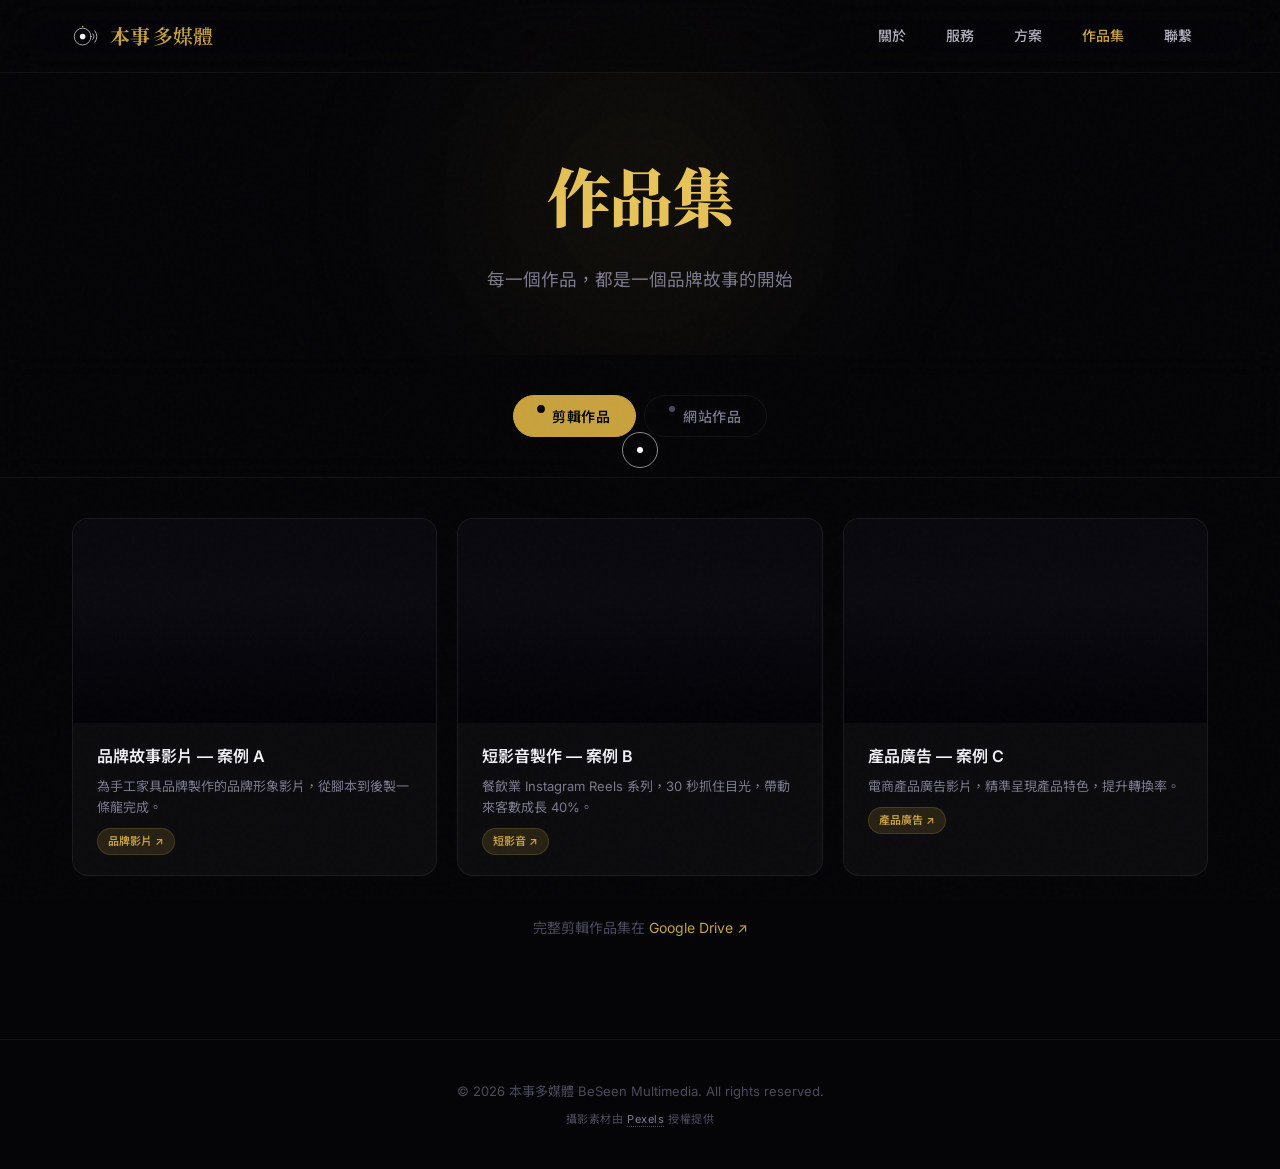
<file: portfolio.html>
<!DOCTYPE html>
<html lang="zh-TW">
<head>
<meta charset="UTF-8">
<meta name="viewport" content="width=device-width, initial-scale=1.0">
<title>作品集 — 本事多媒體 BeSeen Multimedia</title>
<link rel="stylesheet" href="css/style.css">
</head>
<body>

<nav>
  <div class="container">
    <a href="index.html" class="logo magnetic">
      <svg class="logo-mark" viewBox="0 0 100 100" fill="none" stroke="currentColor" stroke-width="2.4" stroke-linecap="round" aria-hidden="true">
        <circle cx="38" cy="52" r="30"/>
        <circle cx="38" cy="52" r="10" fill="currentColor" stroke="none"/>
        <path d="M 74 42 Q 84 52 74 62"/>
        <path d="M 82 32 Q 96 52 82 72"/>
        <circle cx="38" cy="16" r="3" fill="#C8A84B" stroke="none"/>
      </svg>
      <span class="logo-wordmark">本事<em>多媒體</em></span>
    </a>
    <ul>
      <li><a href="index.html#about">關於</a></li>
      <li><a href="index.html#services">服務</a></li>
      <li><a href="index.html#pricing">方案</a></li>
      <li><a href="portfolio.html" style="color:var(--accent);">作品集</a></li>
      <li><a href="index.html#contact">聯繫</a></li>
    </ul>
  </div>
</nav>

<section class="portfolio-hero">
  <h1 class="gradient-text">作品集</h1>
  <p>每一個作品，都是一個品牌故事的開始</p>
</section>

<div class="tab-nav">
  <button class="tab-btn active magnetic" data-tab="video">剪輯作品</button>
  <button class="tab-btn magnetic" data-tab="web">網站作品</button>
</div>

<div class="tab-content active" id="tab-video">
  <section class="portfolio-section">
    <div class="container">
      <div class="portfolio-grid">
        <a href="https://drive.google.com/drive/folders/1zQLMpoyXFoV4wm3VaZWwSocVGGFFy7O8?usp=sharing" target="_blank" rel="noopener" class="portfolio-item fade-up">
          <div class="portfolio-thumb" style="background-image:url('https://images.pexels.com/photos/32403266/pexels-photo-32403266.jpeg?auto=compress&amp;cs=tinysrgb&amp;dpr=2&amp;h=650&amp;w=940');"></div>
          <div class="portfolio-meta">
            <h4>品牌故事影片 — 案例 A</h4>
            <p>為手工家具品牌製作的品牌形象影片，從腳本到後製一條龍完成。</p>
            <span class="portfolio-tag">品牌影片 ↗</span>
          </div>
        </a>
        <a href="https://drive.google.com/drive/folders/1zQLMpoyXFoV4wm3VaZWwSocVGGFFy7O8?usp=sharing" target="_blank" rel="noopener" class="portfolio-item fade-up fade-up-delay-1">
          <div class="portfolio-thumb" style="background-image:url('https://images.pexels.com/photos/11748185/pexels-photo-11748185.jpeg?auto=compress&amp;cs=tinysrgb&amp;dpr=2&amp;h=650&amp;w=940');"></div>
          <div class="portfolio-meta">
            <h4>短影音製作 — 案例 B</h4>
            <p>餐飲業 Instagram Reels 系列，30 秒抓住目光，帶動來客數成長 40%。</p>
            <span class="portfolio-tag">短影音 ↗</span>
          </div>
        </a>
        <a href="https://drive.google.com/drive/folders/1zQLMpoyXFoV4wm3VaZWwSocVGGFFy7O8?usp=sharing" target="_blank" rel="noopener" class="portfolio-item fade-up fade-up-delay-2">
          <div class="portfolio-thumb" style="background-image:url('https://images.pexels.com/photos/23384400/pexels-photo-23384400.jpeg?auto=compress&amp;cs=tinysrgb&amp;dpr=2&amp;h=650&amp;w=940');"></div>
          <div class="portfolio-meta">
            <h4>產品廣告 — 案例 C</h4>
            <p>電商產品廣告影片，精準呈現產品特色，提升轉換率。</p>
            <span class="portfolio-tag">產品廣告 ↗</span>
          </div>
        </a>
      </div>
      <p style="text-align:center;color:var(--text-muted);margin-top:40px;font-size:14px;">
        完整剪輯作品集在 <a href="https://drive.google.com/drive/folders/1zQLMpoyXFoV4wm3VaZWwSocVGGFFy7O8?usp=sharing" target="_blank" rel="noopener">Google Drive ↗</a>
      </p>
    </div>
  </section>
</div>

<div class="tab-content" id="tab-web">
  <section class="portfolio-section">
    <div class="container">
      <div class="portfolio-grid">
        <a href="https://storychien.github.io/demo-website" target="_blank" rel="noopener" class="portfolio-item fade-up">
          <div class="portfolio-thumb" style="background-image:url('https://images.pexels.com/photos/7414917/pexels-photo-7414917.jpeg?auto=compress&amp;cs=tinysrgb&amp;dpr=2&amp;h=650&amp;w=940');"></div>
          <div class="portfolio-meta">
            <h4>房仲業官網</h4>
            <p>現代化 RWD 官網，SEO 優化，7 天快速交付。讓客戶在 Google 上第一眼看到你。</p>
            <span class="portfolio-tag">房地產 ↗</span>
          </div>
        </a>
        <a href="https://storychien.github.io/demo-website" target="_blank" rel="noopener" class="portfolio-item fade-up fade-up-delay-1">
          <div class="portfolio-thumb" style="background-image:url('https://images.pexels.com/photos/6389516/pexels-photo-6389516.jpeg?auto=compress&amp;cs=tinysrgb&amp;dpr=2&amp;h=650&amp;w=940');"></div>
          <div class="portfolio-meta">
            <h4>健身教練個人品牌</h4>
            <p>一頁式品牌形象網站，線上預約系統串接，LINE 諮詢按鈕整合。</p>
            <span class="portfolio-tag">健身產業 ↗</span>
          </div>
        </a>
        <a href="https://storychien.github.io/demo-website" target="_blank" rel="noopener" class="portfolio-item fade-up fade-up-delay-2">
          <div class="portfolio-thumb" style="background-image:url('https://images.pexels.com/photos/35203561/pexels-photo-35203561.jpeg?auto=compress&amp;cs=tinysrgb&amp;dpr=2&amp;h=650&amp;w=940');"></div>
          <div class="portfolio-meta">
            <h4>室內設計作品集</h4>
            <p>高質感作品展示網站，前後對比照、客戶見證、線上估價功能。</p>
            <span class="portfolio-tag">室內設計 ↗</span>
          </div>
        </a>
        <a href="https://storychien.github.io/demo-website" target="_blank" rel="noopener" class="portfolio-item fade-up fade-up-delay-3">
          <div class="portfolio-thumb" style="background-image:url('https://images.pexels.com/photos/14226719/pexels-photo-14226719.jpeg?auto=compress&amp;cs=tinysrgb&amp;dpr=2&amp;h=650&amp;w=940');"></div>
          <div class="portfolio-meta">
            <h4>水電工程服務網</h4>
            <p>在地服務 SEO 優化，24 小時緊急服務線上表單，一鍵撥打電話。</p>
            <span class="portfolio-tag">水電工程 ↗</span>
          </div>
        </a>
        <a href="https://storychien.github.io/demo-website" target="_blank" rel="noopener" class="portfolio-item fade-up">
          <div class="portfolio-thumb" style="background-image:url('https://images.pexels.com/photos/36259359/pexels-photo-36259359.jpeg?auto=compress&amp;cs=tinysrgb&amp;dpr=2&amp;h=650&amp;w=940');"></div>
          <div class="portfolio-meta">
            <h4>泥作工程品牌站</h4>
            <p>展現 30 年老師傅工藝，作品集展示，客戶口碑見證。</p>
            <span class="portfolio-tag">泥作工程 ↗</span>
          </div>
        </a>
        <a href="https://storychien.github.io/demo-website" target="_blank" rel="noopener" class="portfolio-item fade-up fade-up-delay-1">
          <div class="portfolio-thumb" style="background-image:url('https://images.pexels.com/photos/29250793/pexels-photo-29250793.jpeg?auto=compress&amp;cs=tinysrgb&amp;dpr=2&amp;h=650&amp;w=940');"></div>
          <div class="portfolio-meta">
            <h4>油漆工程形象網</h4>
            <p>色彩繽紛的視覺設計，藝術塗裝作品展示，免費線上估價。</p>
            <span class="portfolio-tag">油漆工程 ↗</span>
          </div>
        </a>
      </div>
      <p style="text-align:center;color:var(--text-muted);margin-top:40px;font-size:14px;">
        完整網站作品集：<a href="https://storychien.github.io/demo-website/" target="_blank" rel="noopener">storychien.github.io/demo-website ↗</a>
      </p>
    </div>
  </section>
</div>

<footer>
  <div class="container">
    <p>&copy; 2026 本事多媒體 BeSeen Multimedia. All rights reserved.</p>
    <p class="credits">攝影素材由 <a href="https://www.pexels.com" target="_blank" rel="noopener">Pexels</a> 授權提供</p>
  </div>
</footer>

<script>
document.addEventListener('DOMContentLoaded', function() {
  const tabBtns = document.querySelectorAll('.tab-btn');
  const tabContents = document.querySelectorAll('.tab-content');

  const scrollObserver = new IntersectionObserver((entries) => {
    entries.forEach(entry => {
      if (entry.isIntersecting) { entry.target.classList.add('visible'); scrollObserver.unobserve(entry.target); }
    });
  }, { threshold: 0.1, rootMargin: '0px 0px -40px 0px' });

  tabBtns.forEach(btn => {
    btn.addEventListener('click', () => {
      const tab = btn.dataset.tab;
      tabBtns.forEach(b => b.classList.remove('active'));
      tabContents.forEach(c => c.classList.remove('active'));
      btn.classList.add('active');
      document.getElementById(`tab-${tab}`).classList.add('active');
      document.querySelectorAll(`#tab-${tab} .fade-up`).forEach(el => {
        el.classList.remove('visible');
        void el.offsetWidth;
        scrollObserver.observe(el);
      });
    });
  });

  document.querySelectorAll('.fade-up').forEach(el => scrollObserver.observe(el));

  const nav = document.querySelector('nav');
  window.addEventListener('scroll', () => { nav.classList.toggle('scrolled', window.scrollY > 50); });

  document.querySelectorAll('a[href^="#"]').forEach(anchor => {
    anchor.addEventListener('click', function(e) {
      const targetId = this.getAttribute('href');
      if (targetId === '#' || !targetId.startsWith('#')) return;
      const target = document.querySelector(targetId);
      if (target) { e.preventDefault(); target.scrollIntoView({ behavior: 'smooth', block: 'start' }); }
    });
  });
});
</script>
<script src="js/interactions.js"></script>
</body>
</html>
</file>
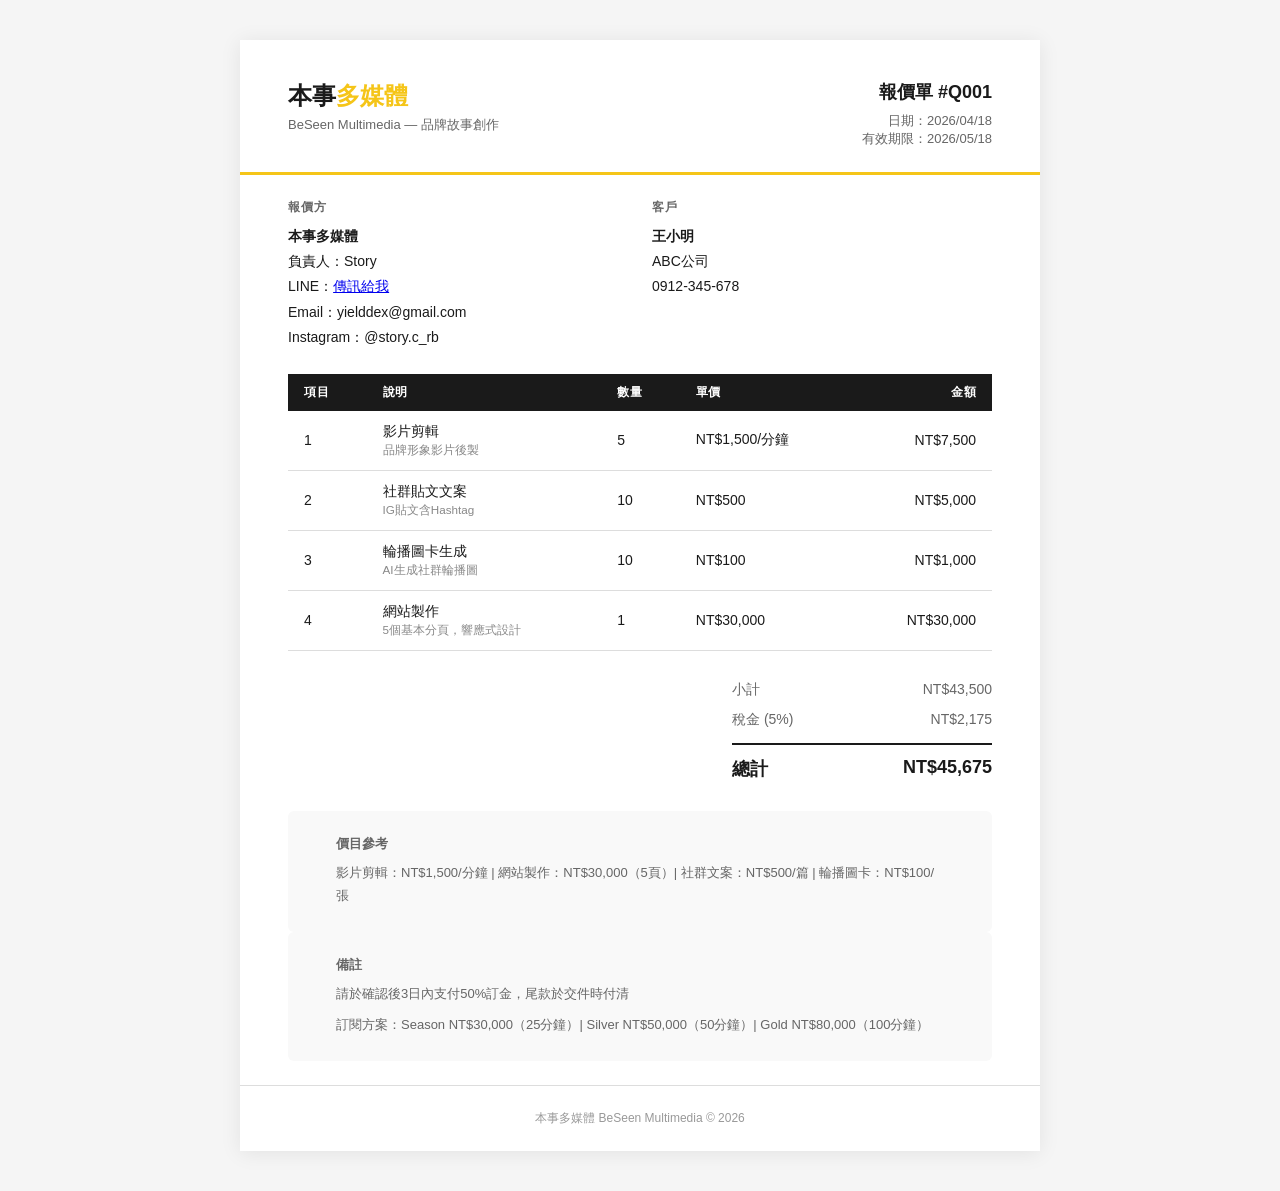
<file: quotes/Q001.html>
<!DOCTYPE html>
<html lang="zh-TW">
<head>
<meta charset="UTF-8">
<meta name="viewport" content="width=device-width, initial-scale=1.0">
<title>報價單 — 本事多媒體</title>
<style>
  :root { --accent: #f5c518; --bg: #fff; --text: #1a1a1a; --dim: #666; --border: #ddd; }
  * { margin: 0; padding: 0; box-sizing: border-box; }
  body { font-family: -apple-system, 'Noto Sans TC', 'Microsoft JhengHei', sans-serif; background: #f5f5f5; color: var(--text); }
  .page { max-width: 800px; margin: 40px auto; background: var(--bg); box-shadow: 0 2px 20px rgba(0,0,0,0.08); }
  
  .header { padding: 40px 48px 24px; border-bottom: 3px solid var(--accent); display: flex; justify-content: space-between; align-items: flex-start; }
  .brand h1 { font-size: 24px; }
  .brand h1 span { color: var(--accent); }
  .brand p { color: var(--dim); font-size: 13px; margin-top: 4px; }
  .quote-info { text-align: right; font-size: 13px; color: var(--dim); }
  .quote-info .number { font-size: 18px; color: var(--text); font-weight: 700; margin-bottom: 8px; }
  
  .parties { padding: 24px 48px; display: grid; grid-template-columns: 1fr 1fr; gap: 24px; }
  .party h3 { font-size: 12px; color: var(--dim); text-transform: uppercase; letter-spacing: 1px; margin-bottom: 8px; }
  .party p { font-size: 14px; line-height: 1.8; }
  
  table { width: calc(100% - 96px); margin: 0 48px; border-collapse: collapse; }
  thead { background: #1a1a1a; color: #fff; }
  th { padding: 10px 16px; text-align: left; font-size: 12px; font-weight: 600; text-transform: uppercase; letter-spacing: 0.5px; }
  th:last-child, td:last-child { text-align: right; }
  td { padding: 12px 16px; border-bottom: 1px solid var(--border); font-size: 14px; }
  tr:hover { background: #fafafa; }
  
  .total-section { padding: 24px 48px; display: flex; justify-content: flex-end; }
  .total-box { width: 260px; }
  .total-row { display: flex; justify-content: space-between; padding: 6px 0; font-size: 14px; color: var(--dim); }
  .total-row.grand { border-top: 2px solid var(--text); padding-top: 12px; margin-top: 8px; font-size: 18px; font-weight: 700; color: var(--text); }
  
  .notes { padding: 24px 48px; margin: 0 48px; background: #f9f9f9; border-radius: 6px; }
  .notes h3 { font-size: 13px; color: var(--dim); margin-bottom: 8px; }
  .notes p { font-size: 13px; color: var(--dim); line-height: 1.8; }
  
  .footer { padding: 24px 48px; text-align: center; font-size: 12px; color: #999; border-top: 1px solid var(--border); margin-top: 24px; }
  
  @media print {
    body { background: #fff; }
    .page { box-shadow: none; margin: 0; }
  }
</style>
</head>
<body>
<div class="page">

  <div class="header">
    <div class="brand">
      <h1>本事<span>多媒體</span></h1>
      <p>BeSeen Multimedia — 品牌故事創作</p>
    </div>
    <div class="quote-info">
      <div class="number">報價單 #Q001</div>
      <p>日期：2026/04/18</p>
      <p>有效期限：2026/05/18</p>
    </div>
  </div>

  <div class="parties">
    <div class="party">
      <h3>報價方</h3>
      <p><strong>本事多媒體</strong></p>
      <p>負責人：Story</p>
      <p>LINE：<a href="https://line.me/ti/p/G1rRvflCQE">傳訊給我</a></p>
      <p>Email：yielddex@gmail.com</p>
      <p>Instagram：@story.c_rb</p>
    </div>
    <div class="party">
      <h3>客戶</h3>
      <p><strong>王小明</strong></p>
      <p>ABC公司</p>
      <p>0912-345-678</p>
    </div>
  </div>

  <table>
    <thead>
      <tr><th>項目</th><th>說明</th><th>數量</th><th>單價</th><th>金額</th></tr>
    </thead>
    <tbody>
      <tr>
        <td>1</td>
        <td>影片剪輯<br><small style="color:#888">品牌形象影片後製</small></td>
        <td>5</td>
        <td>NT$1,500/分鐘</td>
        <td>NT$7,500</td>
      </tr>
      <tr>
        <td>2</td>
        <td>社群貼文文案<br><small style="color:#888">IG貼文含Hashtag</small></td>
        <td>10</td>
        <td>NT$500</td>
        <td>NT$5,000</td>
      </tr>
      <tr>
        <td>3</td>
        <td>輪播圖卡生成<br><small style="color:#888">AI生成社群輪播圖</small></td>
        <td>10</td>
        <td>NT$100</td>
        <td>NT$1,000</td>
      </tr>
      <tr>
        <td>4</td>
        <td>網站製作<br><small style="color:#888">5個基本分頁，響應式設計</small></td>
        <td>1</td>
        <td>NT$30,000</td>
        <td>NT$30,000</td>
      </tr>

    </tbody>
  </table>

  <div class="total-section">
    <div class="total-box">
      <div class="total-row"><span>小計</span><span>NT$43,500</span></div>
      <div class="total-row"><span>稅金 (5%)</span><span>NT$2,175</span></div>
      <div class="total-row grand"><span>總計</span><span>NT$45,675</span></div>
    </div>
  </div>

  <div class="notes">
    <h3>價目參考</h3>
    <p>影片剪輯：NT$1,500/分鐘 | 網站製作：NT$30,000（5頁）| 社群文案：NT$500/篇 | 輪播圖卡：NT$100/張</p>
  </div>

  <div class="notes">
    <h3>備註</h3>
    <p>請於確認後3日內支付50%訂金，尾款於交件時付清</p>
    <p style="margin-top:8px;">訂閱方案：Season NT$30,000（25分鐘）| Silver NT$50,000（50分鐘）| Gold NT$80,000（100分鐘）</p>
  </div>

  <div class="footer">
    <p>本事多媒體 BeSeen Multimedia &copy; 2026</p>
  </div>

</div>
</body>
</html>
</file>
<file: css/style.css>
/* ══════════════════════════════════════
   本事多媒體 BeSeen Multimedia — 2026 Edition
   Design: Glassmorphism + Bento Grid + Micro-interactions
   ══════════════════════════════════════ */

@import url('https://fonts.googleapis.com/css2?family=Inter:wght@300;400;500;600;700;800;900&family=Noto+Sans+TC:wght@300;400;500;700;900&family=Noto+Serif+TC:wght@400;600;700&display=swap');

:root {
  --bg: #050508;
  --bg2: #0a0a10;
  --bg3: #0f0f18;
  --surface: rgba(255,255,255,0.03);
  --surface-hover: rgba(255,255,255,0.06);
  --text: #f0f0f5;
  --text-dim: #7a7a8e;
  --text-muted: #4a4a5e;
  --accent: #c8a23d;
  --accent-glow: rgba(200,162,61,0.15);
  --accent2: #e8c55a;
  --border: rgba(255,255,255,0.06);
  --border-hover: rgba(255,255,255,0.12);
  --glass: rgba(255,255,255,0.04);
  --glass-border: rgba(255,255,255,0.08);
  --radius: 16px;
  --radius-sm: 10px;
  --radius-xs: 6px;
  --transition: cubic-bezier(0.16, 1, 0.3, 1);
}

* { margin: 0; padding: 0; box-sizing: border-box; }

html {
  scroll-behavior: smooth;
  scrollbar-width: thin;
  scrollbar-color: var(--accent) var(--bg);
}

::-webkit-scrollbar { width: 6px; }
::-webkit-scrollbar-track { background: var(--bg); }
::-webkit-scrollbar-thumb { background: var(--accent); border-radius: 3px; }

body {
  font-family: 'Inter', 'Noto Sans TC', -apple-system, sans-serif;
  background: var(--bg);
  color: var(--text);
  line-height: 1.7;
  font-size: 16px;
  overflow-x: hidden;
  -webkit-font-smoothing: antialiased;
}

/* Noise texture overlay */
body::before {
  content: '';
  position: fixed;
  inset: 0;
  background-image: url("data:image/svg+xml,%3Csvg viewBox='0 0 256 256' xmlns='http://www.w3.org/2000/svg'%3E%3Cfilter id='n'%3E%3CfeTurbulence type='fractalNoise' baseFrequency='0.9' numOctaves='4' stitchTiles='stitch'/%3E%3C/filter%3E%3Crect width='100%25' height='100%25' filter='url(%23n)' opacity='0.03'/%3E%3C/svg%3E");
  pointer-events: none;
  z-index: 9999;
  opacity: 0.4;
}

a { color: var(--accent); text-decoration: none; transition: color 0.2s; }
a:hover { color: var(--accent2); }

.container { max-width: 1200px; margin: 0 auto; padding: 0 32px; }

/* ══════════════════════════════════════
   NAV — Glassmorphism
   ══════════════════════════════════════ */
nav {
  position: fixed; top: 0; width: 100%;
  z-index: 1000;
  background: rgba(5,5,8,0.6);
  backdrop-filter: blur(24px) saturate(180%);
  -webkit-backdrop-filter: blur(24px) saturate(180%);
  border-bottom: 1px solid var(--border);
  transition: all 0.4s var(--transition);
}
nav .container {
  display: flex; justify-content: space-between; align-items: center;
  height: 72px;
}
.logo {
  font-size: 22px; font-weight: 800;
  color: var(--text);
  letter-spacing: -0.5px;
}
.logo span { color: var(--accent); }
nav ul { list-style: none; display: flex; gap: 8px; }
nav ul a {
  color: #b0b0c0;
  font-size: 14px;
  font-weight: 500;
  padding: 8px 16px;
  border-radius: var(--radius-xs);
  transition: all 0.2s;
}
nav ul a:hover {
  color: var(--text);
  background: var(--surface-hover);
}
nav.scrolled {
  background: rgba(5,5,8,0.85);
  border-bottom-color: rgba(200,162,61,0.15);
}

/* ══════════════════════════════════════
   HERO
   ══════════════════════════════════════ */
.hero {
  min-height: 100vh;
  display: flex; align-items: center; justify-content: center;
  text-align: center;
  position: relative;
  overflow: hidden;
  background: var(--bg);
}
/* Gradient mesh background */
.hero::before {
  content: '';
  position: absolute;
  width: 800px; height: 800px;
  top: -200px; left: 50%; transform: translateX(-50%);
  background: radial-gradient(ellipse at 30% 50%, rgba(200,162,61,0.12) 0%, transparent 60%),
              radial-gradient(ellipse at 70% 30%, rgba(100,60,180,0.08) 0%, transparent 50%),
              radial-gradient(ellipse at 50% 80%, rgba(61,142,200,0.06) 0%, transparent 50%);
  filter: blur(80px);
  animation: meshFloat 12s ease-in-out infinite alternate;
  pointer-events: none;
}
@keyframes meshFloat {
  0% { transform: translateX(-50%) translateY(0) scale(1); }
  100% { transform: translateX(-50%) translateY(-30px) scale(1.05); }
}
.hero-content {
  position: relative;
  z-index: 1;
  max-width: 800px;
  padding: 0 24px;
}
.hero-badge {
  display: inline-block;
  padding: 6px 18px;
  background: var(--glass);
  border: 1px solid var(--glass-border);
  border-radius: 50px;
  font-size: 13px;
  font-weight: 500;
  color: var(--accent);
  letter-spacing: 1.5px;
  text-transform: uppercase;
  margin-bottom: 32px;
}
.hero h1 {
  font-size: clamp(2.8rem, 7vw, 5rem);
  font-weight: 900;
  line-height: 1.05;
  letter-spacing: -2px;
  margin-bottom: 24px;
}
.hero h1 .line { display: block; }
.hero p {
  color: var(--text-dim);
  font-size: 1.15rem;
  max-width: 520px;
  margin: 0 auto 48px;
  line-height: 1.8;
}

/* Buttons */
.btn {
  display: inline-flex;
  align-items: center; gap: 8px;
  padding: 14px 36px;
  background: var(--accent);
  color: #050508;
  border-radius: 50px;
  font-weight: 600;
  font-size: 15px;
  transition: all 0.3s var(--transition);
  border: none;
  cursor: pointer;
}
.btn:hover {
  background: var(--accent2);
  color: #050508;
  transform: translateY(-2px);
  box-shadow: 0 8px 32px rgba(200,162,61,0.3);
}
.btn-outline {
  background: transparent;
  border: 1px solid var(--border-hover);
  color: var(--text);
}
.btn-outline:hover {
  background: var(--surface-hover);
  border-color: var(--accent);
  color: var(--accent);
  box-shadow: none;
}
.btn-pulse { animation: pulse 3s infinite; }
@keyframes pulse {
  0% { box-shadow: 0 0 0 0 rgba(200,162,61,0.3); }
  70% { box-shadow: 0 0 0 14px rgba(200,162,61,0); }
  100% { box-shadow: 0 0 0 0 rgba(200,162,61,0); }
}

/* Floating particles */
.particle {
  position: absolute;
  width: 3px; height: 3px;
  background: var(--accent);
  border-radius: 50%;
  opacity: 0.2;
  animation: float 8s ease-in-out infinite;
  pointer-events: none;
}
@keyframes float {
  0%, 100% { transform: translateY(0); opacity: 0.15; }
  50% { transform: translateY(-30px); opacity: 0.35; }
}

/* ══════════════════════════════════════
   SECTIONS
   ══════════════════════════════════════ */
.section { padding: 120px 0; position: relative; }
.section-alt { background: var(--bg2); }
.section h2 {
  font-size: clamp(2rem, 4vw, 2.8rem);
  font-weight: 800;
  text-align: center;
  margin-bottom: 16px;
  letter-spacing: -1px;
}
.section .subtitle {
  text-align: center;
  color: var(--text-dim);
  font-size: 1.05rem;
  margin-bottom: 56px;
  max-width: 500px;
  margin-left: auto;
  margin-right: auto;
}
.gradient-text {
  background: linear-gradient(135deg, var(--accent), #e8c55a, #d4a03d);
  -webkit-background-clip: text;
  -webkit-text-fill-color: transparent;
  background-clip: text;
}

/* ══════════════════════════════════════
   ABOUT — Split Layout
   ══════════════════════════════════════ */
.about-grid {
  display: grid;
  grid-template-columns: 1fr 1fr;
  gap: 64px;
  align-items: center;
}
.about-text p {
  margin-bottom: 16px;
  color: var(--text-dim);
  font-size: 1.05rem;
}
.about-text strong { color: var(--accent); font-weight: 600; }

/* Skills — minimal bars */
.skill { margin-bottom: 20px; }
.skill-header {
  display: flex; justify-content: space-between;
  margin-bottom: 6px;
}
.skill-name { font-size: 14px; font-weight: 500; color: var(--text); }
.skill-pct { font-size: 13px; color: var(--text-muted); font-weight: 500; }
.bar {
  height: 4px;
  background: var(--surface);
  border-radius: 2px;
  overflow: hidden;
}
.fill {
  height: 100%;
  background: linear-gradient(90deg, var(--accent), var(--accent2));
  border-radius: 2px;
  width: 0;
  transition: width 1.5s var(--transition);
}
.skill.animate .fill { width: var(--fill-width); }

/* ══════════════════════════════════════
   SERVICES — Bento Grid
   ══════════════════════════════════════ */
.bento-grid {
  display: grid;
  grid-template-columns: repeat(4, 1fr);
  gap: 16px;
}
.bento-grid-3 {
  grid-template-columns: repeat(3, 1fr);
}
.card {
  background: var(--surface);
  border: 1px solid var(--border);
  border-radius: var(--radius);
  padding: 36px 28px;
  transition: all 0.4s var(--transition);
  position: relative;
  overflow: hidden;
}
.card::before {
  content: '';
  position: absolute;
  top: 0; left: 0; right: 0;
  height: 1px;
  background: linear-gradient(90deg, transparent, var(--accent), transparent);
  opacity: 0;
  transition: opacity 0.4s;
}
.card:hover {
  background: var(--surface-hover);
  border-color: var(--border-hover);
  transform: translateY(-4px);
  box-shadow: 0 16px 48px rgba(0,0,0,0.3);
}
.card:hover::before { opacity: 1; }
.card-icon {
  font-size: 2rem;
  margin-bottom: 20px;
  display: inline-block;
}
.card h3 {
  font-size: 1.15rem;
  font-weight: 700;
  margin-bottom: 10px;
  color: var(--text);
}
.card p { color: var(--text-dim); font-size: 14px; line-height: 1.7; }
.card .price {
  display: block;
  margin-top: 16px;
  font-size: 1.5rem;
  font-weight: 800;
  color: var(--accent);
}
.card .price-note {
  font-size: 13px;
  color: var(--text-muted);
  margin-top: 4px;
  font-weight: 400;
}

/* Pricing tier borders */
.card.bronze { border-color: rgba(205,127,50,0.3); }
.card.bronze:hover { border-color: rgba(205,127,50,0.6); }
.card.silver { border-color: rgba(192,192,192,0.3); }
.card.silver:hover { border-color: rgba(192,192,192,0.6); }
.card.gold { border-color: rgba(255,215,0,0.3); }
.card.gold:hover { border-color: rgba(255,215,0,0.6); }

/* ══════════════════════════════════════
   PORTFOLIO SECTION (Homepage preview)
   ══════════════════════════════════════ */
.portfolio-preview {
  text-align: center;
}

/* ══════════════════════════════════════
   CONTACT
   ══════════════════════════════════════ */
.contact-grid {
  display: grid;
  grid-template-columns: 1fr 1fr;
  gap: 64px;
  align-items: center;
}
.contact-info p { margin-bottom: 10px; color: var(--text-dim); font-size: 1rem; }
.contact-info strong { color: var(--text); font-weight: 600; }
.contact-info a { color: var(--accent); border-bottom: 1px solid transparent; transition: border-color 0.2s; }
.contact-info a:hover { border-bottom-color: var(--accent); }
.contact-cta { text-align: center; }
.contact-cta p { margin-bottom: 20px; font-size: 1.2rem; color: var(--text); }

/* ══════════════════════════════════════
   FOOTER
   ══════════════════════════════════════ */
footer {
  padding: 40px 0;
  text-align: center;
  border-top: 1px solid var(--border);
}
footer p { color: var(--text-muted); font-size: 13px; }

/* ══════════════════════════════════════
   PORTFOLIO PAGE
   ══════════════════════════════════════ */
.portfolio-hero {
  padding: 140px 0 60px;
  text-align: center;
  position: relative;
  background: var(--bg);
}
.portfolio-hero::before {
  content: '';
  position: absolute;
  width: 600px; height: 600px;
  top: -100px; left: 50%; transform: translateX(-50%);
  background: radial-gradient(ellipse at 50% 50%, rgba(200,162,61,0.1) 0%, transparent 60%);
  filter: blur(80px);
  pointer-events: none;
}
.portfolio-hero h1 {
  font-size: clamp(2.5rem, 5vw, 4rem);
  font-weight: 900;
  letter-spacing: -2px;
  margin-bottom: 16px;
  position: relative;
}
.portfolio-hero p {
  color: var(--text-dim);
  font-size: 1.1rem;
  position: relative;
}

/* Tab navigation */
.tab-nav {
  display: flex;
  justify-content: center;
  gap: 8px;
  padding: 40px 0;
  position: sticky;
  top: 72px;
  z-index: 100;
  background: rgba(5,5,8,0.8);
  backdrop-filter: blur(16px);
  -webkit-backdrop-filter: blur(16px);
  border-bottom: 1px solid var(--border);
}
.tab-btn {
  padding: 10px 24px;
  border: 1px solid var(--border);
  border-radius: 50px;
  background: transparent;
  color: var(--text-dim);
  font-size: 14px;
  font-weight: 500;
  cursor: pointer;
  transition: all 0.3s var(--transition);
  font-family: inherit;
}
.tab-btn:hover {
  border-color: var(--border-hover);
  color: var(--text);
}
.tab-btn.active {
  background: var(--accent);
  border-color: var(--accent);
  color: #050508;
  font-weight: 600;
}

/* Portfolio grid */
.portfolio-section { padding: 40px 0 100px; }
.portfolio-grid {
  display: grid;
  grid-template-columns: repeat(auto-fill, minmax(320px, 1fr));
  gap: 20px;
}
.portfolio-item {
  background: var(--surface);
  border: 1px solid var(--border);
  border-radius: var(--radius);
  overflow: hidden;
  transition: all 0.4s var(--transition);
}
.portfolio-item:hover {
  transform: translateY(-6px);
  border-color: var(--border-hover);
  box-shadow: 0 20px 60px rgba(0,0,0,0.3);
}
.portfolio-thumb {
  aspect-ratio: 16/9;
  background: var(--bg3);
  display: flex;
  align-items: center;
  justify-content: center;
  font-size: 3rem;
  color: var(--text-muted);
  position: relative;
  overflow: hidden;
}
.portfolio-thumb::after {
  content: '';
  position: absolute;
  inset: 0;
  background: linear-gradient(to bottom, transparent 60%, rgba(0,0,0,0.4));
}
.portfolio-meta {
  padding: 20px 24px;
}
.portfolio-meta h4 {
  font-size: 1rem;
  font-weight: 600;
  margin-bottom: 6px;
  color: var(--text);
}
.portfolio-meta p {
  font-size: 13px;
  color: var(--text-dim);
  line-height: 1.6;
}
.portfolio-tag {
  display: inline-block;
  padding: 3px 10px;
  background: var(--accent-glow);
  border: 1px solid rgba(200,162,61,0.2);
  border-radius: 50px;
  font-size: 11px;
  font-weight: 600;
  color: var(--accent);
  margin-top: 10px;
}

/* Tab content */
.tab-content { display: none; }
.tab-content.active { display: block; }

/* ══════════════════════════════════════
   SCROLL ANIMATIONS
   ══════════════════════════════════════ */
.fade-up {
  opacity: 0;
  transform: translateY(40px);
  transition: opacity 0.8s var(--transition), transform 0.8s var(--transition);
}
.fade-up.visible {
  opacity: 1;
  transform: translateY(0);
}
.fade-up-delay-1 { transition-delay: 0.1s; }
.fade-up-delay-2 { transition-delay: 0.2s; }
.fade-up-delay-3 { transition-delay: 0.3s; }
.fade-up-delay-4 { transition-delay: 0.4s; }

/* ══════════════════════════════════════
   MOBILE
   ══════════════════════════════════════ */
@media (max-width: 900px) {
  .bento-grid { grid-template-columns: repeat(2, 1fr); }
  .bento-grid-3 { grid-template-columns: repeat(2, 1fr); }
}
@media (max-width: 768px) {
  .about-grid, .contact-grid { grid-template-columns: 1fr; gap: 40px; }
  .bento-grid, .bento-grid-3 { grid-template-columns: 1fr; }
  nav ul { gap: 4px; }
  nav ul a { padding: 6px 10px; font-size: 12px; }
  .hero h1 { letter-spacing: -1px; }
  .tab-nav { flex-wrap: wrap; gap: 6px; padding: 20px 16px; }
  .portfolio-grid { grid-template-columns: 1fr; }
  .section { padding: 80px 0; }
  .hero-scroll-hint { display: none; }
  .card-media { height: 100px; }
}

/* ══════════════════════════════════════
   CINEMATIC POLISH v2 — Interactions layer
   ══════════════════════════════════════ */

/* Logo lockup */
.logo {
  display: inline-flex;
  align-items: center;
  gap: 10px;
  letter-spacing: -0.3px;
  color: var(--text);
}
.logo-mark {
  width: 28px;
  height: 28px;
  color: var(--text);
  transition: color 0.4s var(--transition), transform 0.6s var(--transition);
  flex: none;
}
.logo:hover .logo-mark {
  color: var(--accent);
  transform: rotate(-8deg);
}
.logo-wordmark {
  font-family: 'Noto Serif TC', Georgia, serif;
  font-weight: 700;
  font-size: 20px;
}
.logo-wordmark em {
  font-style: normal;
  color: var(--accent);
  font-weight: 600;
  margin-left: 4px;
}

/* Display headings use serif to match brand guideline */
.hero h1,
.section h2,
.portfolio-hero h1 {
  font-family: 'Noto Serif TC', Georgia, serif;
}

/* Custom magnetic cursor */
html.has-custom-cursor,
html.has-custom-cursor a,
html.has-custom-cursor button,
html.has-custom-cursor .magnetic,
html.has-custom-cursor .card,
html.has-custom-cursor .portfolio-item {
  cursor: none;
}
.cursor-dot,
.cursor-ring {
  position: fixed;
  top: 0;
  left: 0;
  pointer-events: none;
  z-index: 10000;
  transform: translate(-100px, -100px);
  will-change: transform;
  mix-blend-mode: difference;
}
.cursor-dot {
  width: 6px;
  height: 6px;
  margin: -3px 0 0 -3px;
  border-radius: 50%;
  background: #fff;
}
.cursor-ring {
  width: 36px;
  height: 36px;
  margin: -18px 0 0 -18px;
  border-radius: 50%;
  border: 1px solid rgba(255, 255, 255, 0.55);
  transition: width 0.25s, height 0.25s, margin 0.25s, border-color 0.25s;
}
.cursor-ring.is-hover {
  width: 56px;
  height: 56px;
  margin: -28px 0 0 -28px;
  border-color: var(--accent);
}
@media (hover: none), (pointer: coarse) {
  .cursor-dot, .cursor-ring { display: none !important; }
  html.has-custom-cursor, html.has-custom-cursor * { cursor: auto !important; }
}

/* Magnetic elements — smooth return */
.magnetic {
  transition: transform 0.45s cubic-bezier(0.2, 0.9, 0.2, 1);
  will-change: transform;
  display: inline-flex;
}

/* Hero background image */
.hero { isolation: isolate; }
.hero-bg {
  position: absolute;
  inset: 0;
  z-index: 0;
  background-size: cover;
  background-position: center;
  filter: grayscale(0.35) brightness(0.3) contrast(1.15) saturate(0.8);
  opacity: 0.7;
}
.hero-bg::after {
  content: '';
  position: absolute;
  inset: 0;
  background:
    linear-gradient(180deg, rgba(5, 5, 8, 0.2) 0%, rgba(5, 5, 8, 0.65) 55%, var(--bg) 92%),
    radial-gradient(ellipse at 50% 40%, transparent 30%, rgba(5, 5, 8, 0.4) 80%);
}
.hero-canvas {
  position: absolute;
  inset: 0;
  width: 100%;
  height: 100%;
  z-index: 1;
  pointer-events: none;
}
.hero .hero-content {
  position: relative;
  z-index: 2;
}
.hero .particle { display: none; }

.hero-cta {
  display: flex;
  gap: 16px;
  justify-content: center;
  flex-wrap: wrap;
}

.hero-scroll-hint {
  position: absolute;
  bottom: 28px;
  left: 50%;
  transform: translateX(-50%);
  z-index: 2;
  font-size: 10px;
  letter-spacing: 0.4em;
  color: var(--text-muted);
  font-weight: 500;
  padding-bottom: 24px;
}
.hero-scroll-hint::after {
  content: '';
  position: absolute;
  bottom: 0;
  left: 50%;
  width: 1px;
  height: 18px;
  background: linear-gradient(to bottom, var(--accent), transparent);
  animation: scrollHint 2.4s ease-in-out infinite;
}
@keyframes scrollHint {
  0%, 100% { transform: scaleY(0.3); transform-origin: top; opacity: 0.4; }
  50% { transform: scaleY(1); transform-origin: top; opacity: 1; }
}

/* Service card media thumbnail */
.card-media {
  height: 130px;
  border-radius: var(--radius-sm);
  background-size: cover;
  background-position: center;
  margin: -8px -8px 22px;
  position: relative;
  overflow: hidden;
  filter: grayscale(0.2) saturate(0.85) contrast(1.05);
  transition: filter 0.5s, transform 0.5s var(--transition);
}
.card-media::after {
  content: '';
  position: absolute;
  inset: 0;
  background: linear-gradient(180deg, transparent 30%, rgba(5, 5, 8, 0.85));
}
.card:hover .card-media {
  filter: grayscale(0) saturate(1) contrast(1.15);
  transform: scale(1.03);
}

/* Inline SVG icons (replacing emojis) */
.icon {
  width: 30px;
  height: 30px;
  color: var(--accent);
  margin-bottom: 18px;
  display: block;
  transition: transform 0.4s var(--transition), color 0.3s;
}
.card:hover .icon {
  color: var(--accent2);
  transform: translateY(-2px) rotate(-4deg);
}

/* Portfolio thumb — Pexels image + 3D tilt */
.portfolio-thumb {
  background-size: cover !important;
  background-position: center;
  color: transparent;
  font-size: 0 !important;
  transition: transform 0.5s var(--transition), filter 0.5s;
  transform-style: preserve-3d;
  will-change: transform;
  filter: grayscale(0.25) saturate(0.85) contrast(1.05);
}
.portfolio-item { perspective: 900px; }
.portfolio-item:hover .portfolio-thumb {
  filter: grayscale(0) saturate(1.05) contrast(1.1);
}
.portfolio-thumb::after {
  background: linear-gradient(to bottom, rgba(5,5,8,0.15) 0%, transparent 40%, rgba(5,5,8,0.65) 100%);
  transition: opacity 0.4s;
  opacity: 0.85;
}
.portfolio-item:hover .portfolio-thumb::after { opacity: 0.55; }

/* Links wrapping portfolio-items */
a.portfolio-item {
  text-decoration: none;
  color: inherit;
  display: block;
}
a.portfolio-item:hover { color: inherit; }

/* Parallax */
[data-parallax] {
  transform: translate3d(0, var(--py, 0), 0);
  will-change: transform;
  transition: transform 0.1s linear;
}

/* Pexels credit */
.credits {
  font-size: 11px;
  color: var(--text-muted);
  margin-top: 8px;
  letter-spacing: 0.05em;
}
.credits a {
  color: var(--text-dim);
  border-bottom: 1px dotted var(--text-muted);
}
.credits a:hover { color: var(--accent); }

/* Tab-btn polish */
.tab-btn { letter-spacing: 0.05em; }
.tab-btn::before {
  content: '';
  display: inline-block;
  width: 6px; height: 6px;
  border-radius: 50%;
  background: var(--text-muted);
  margin-right: 8px;
  transition: background 0.3s, transform 0.3s;
  vertical-align: middle;
}
.tab-btn.active::before {
  background: #050508;
  transform: scale(1.3);
}

/* Respect reduced motion */
@media (prefers-reduced-motion: reduce) {
  .cursor-dot, .cursor-ring, .hero-canvas, .hero-scroll-hint::after { display: none !important; }
  [data-parallax] { transform: none !important; }
  .magnetic, .card-media, .portfolio-thumb, .icon { transition: none !important; }
}
</file>
